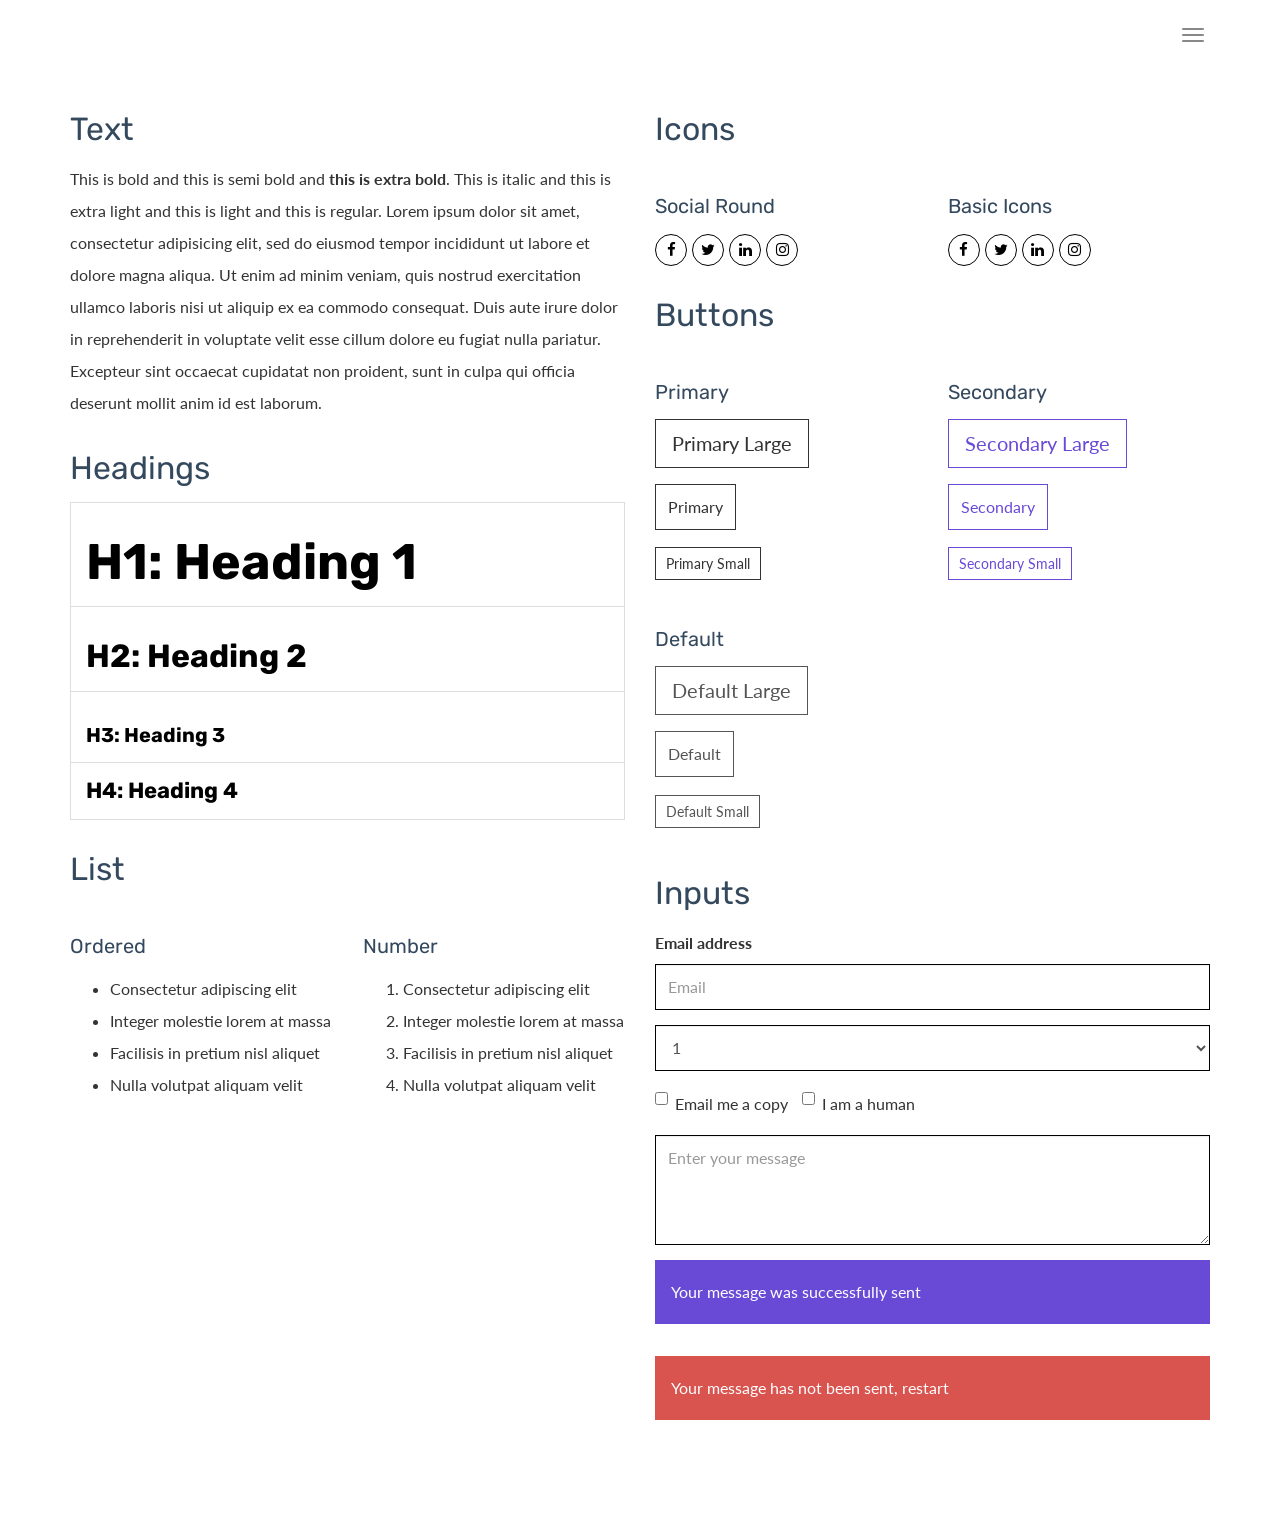
<file: components.html>
<!DOCTYPE html>
<html lang="en">

<head>
  <meta charset="UTF-8">
  <meta content="IE=edge" http-equiv="X-UA-Compatible">
  <meta content="width=device-width,initial-scale=1" name="viewport">
  <meta content="description" name="description">
  <meta name="google" content="notranslate" />
  <meta content="Mashup templates have been developped by Orson.io team" name="author">

  <!-- Disable tap highlight on IE -->
  <meta name="msapplication-tap-highlight" content="no">
  
  <link rel="apple-touch-icon" sizes="180x180" href="./assets/apple-icon-180x180.png">
  <link href="./assets/favicon.ico" rel="icon">
  
  <title>Title page</title>  

<link href="./main.3da94fde.css" rel="stylesheet"></head>

<body>

 <!-- Add your content of header -->

<header>
  <nav class="navbar navbar-fixed-top navbar-default">
    <div class="container">
        <button type="button" class="navbar-toggle">
          <span class="sr-only">Toggle navigation</span>
          <span class="icon-bar"></span>
          <span class="icon-bar"></span>
          <span class="icon-bar"></span>
        </button>
        
      <nav class="navbar-fullscreen" id="navbar-middle">
        <button type="button" class="close" aria-label="Close"><span aria-hidden="true">&times;</span></button>
        <ul class="navbar-fullscreen-links">
          <li><a href="./index.html" title="">Home</a></li>
          <li><a href="./project.html" title="">Project</a></li>
          <li><a href="./about.html" title="">About me</a></li>
          <li><a href="./components.html" title="">Components</a></li>
        </ul>

        <div class="footer-container">
           
          <p><small>© Untitled | Website created with <a href="http://www.mashup-template.com/" title="Create website with free html template">Mashup Template</a>/<a href="https://www.unsplash.com/" title="Beautiful Free Images">Unsplash</a></small></p>
          <p class="footer-share-icons">
              <a href="https://www.twitter.com" class="fa-icon" title="">
                  <i class="fa fa-twitter" aria-hidden="true"></i>
              </a>
              <a href="https://www.linkedin.com" class="fa-icon" title="">
                  <i class="fa fa-instagram" aria-hidden="true"></i>
              </a>
              <a href="https://www.behance.com" class="fa-icon" title="">
                  <i class="fa fa-behance" aria-hidden="true"></i>
              </a>
              <a href="https://www.vimeo.com" class="fa-icon" title="">
                  <i class="fa fa-vimeo" aria-hidden="true"></i>
              </a>
          </p>
                       
        </div>


      </nav> 
    
    </div>
  </nav>
</header>

<div class="section-container">
  <!-- Add your site or app content here -->
  <div class="container">
    <div class="row">
      <div class="col-xs-12 col-md-6">

        <div class="template-example">
          <h2 class="template-title-example">Text</h2>
          <p>This is bold and this is semi bold and <b>this is extra bold</b>. This is italic and this is extra light and this is light
          and this is regular. Lorem ipsum dolor sit amet, consectetur adipisicing elit, sed do eiusmod
          tempor incididunt ut labore et dolore magna aliqua. Ut enim ad minim veniam,
          quis nostrud exercitation ullamco laboris nisi ut aliquip ex ea commodo
          consequat. Duis aute irure dolor in <a href="" title="">reprehenderit</a> in voluptate velit esse
          cillum dolore eu fugiat nulla pariatur. Excepteur sint occaecat cupidatat non
          proident, sunt in culpa qui officia deserunt mollit anim id est laborum.
          </p>
        </div>

        <div class="template-example">
          <h2 class="template-title-example">Headings</h2>
          
          <table class="table table-bordered">
            <tr><td><h1>H1: Heading 1</h1></td></tr>
            <tr><td><h2>H2: Heading 2</h2></td></tr>
            <tr><td><h3>H3: Heading 3</h3></td></tr>
            <tr><td><h4>H4: Heading 4</h4></td></tr>
          </table>
        </div>

        <div class="template-example">
          <h2 class="template-title-example">List</h2>
          <div class="row">
            <div class="col-md-6">
              <h3 class="template-title-example">Ordered</h3>
              <ul>
                <li>Consectetur adipiscing elit</li>
                <li>Integer molestie lorem at massa</li>
                <li>Facilisis in pretium nisl aliquet</li>
                <li>Nulla volutpat aliquam velit</li>
              </ul>
            </div>
            <div class="col-md-6">
              <h3 class="template-title-example">Number</h3>
              <ol>
                <li>Consectetur adipiscing elit</li>
                <li>Integer molestie lorem at massa</li>
                <li>Facilisis in pretium nisl aliquet</li>
                <li>Nulla volutpat aliquam velit</li>
              </ol>
            </div>
          </div>
        </div>

        
      </div>

      <div class="col-xs-12 col-md-6">
        <div class="template-example">
          <h2 class="template-title-example">Icons</h2>
          
          <div class="row">
            <div class="col-md-6">
              <h3 class="template-title-example">Social Round</h2>
              <ul class="list-icons">
                <li>
                  <a href="" class="social-round-icon fa-icon">
                    <i class="fa fa-facebook"></i>
                  </a>
                </li>
                <li>
                  <a href="" class="social-round-icon fa-icon">
                    <i class="fa fa-twitter"></i>
                  </a>
                </li>
                <li>
                  <a href="" class="social-round-icon fa-icon">
                    <i class="fa fa-linkedin"></i>
                  </a>
                </li>
                <li>
                  <a href="" class="social-round-icon fa-icon">
                    <i class="fa fa-instagram"></i>
                  </a>
                </li>
              </ul>
            </div>
            <div class="col-md-6">
               <h3 class="template-title-example">Basic Icons</h2>
                <ul class="list-icons">
                  <li>
                    <span class="fa-icon">
                      <i class="fa fa-facebook"></i>
                    </span>
                  </li>
                  <li>
                    <span class="fa-icon">
                      <i class="fa fa-twitter"></i>
                    </span>
                  </li>
                  <li>
                    <span class="fa-icon">
                      <i class="fa fa-linkedin"></i>
                    </span>
                  </li>
                  <li>
                    <span class="fa-icon">
                      <i class="fa fa-instagram"></i>
                    </span>
                  </li>
                </ul>
            </div>

          </div>


          


        </div>

        <div class="template-example">
          <h2 class="template-title-example">Buttons</h2>
          <div class="row">
            <div class="col-md-6">
              <h3 class="template-title-example">Primary</h2>
              <div class="row">
                  <div class="col-md-6">
                  <p><a href="" class="btn btn-primary btn-lg">Primary Large</a></p>
                  <p><a href="" class="btn btn-primary">Primary </a></p>
                  <p><a href="" class="btn btn-primary btn-sm">Primary Small</a></p>
                </div>
              </div>

              <h3 class="template-title-example">Default</h2>
              <div class="row">
                  <div class="col-md-6">
                  <p><a href="" class="btn btn-default btn-lg">Default Large</a></p>
                  <p><a href="" class="btn btn-default">Default </a></p>
                  <p><a href="" class="btn btn-default btn-sm">Default Small</a></p>
                </div>
              </div>

            </div>

            <div class="col-md-6">
              <h3 class="template-title-example">Secondary</h2>
              <div class="row">
                  <div class="col-md-6">
                  <p><a href="" class="btn btn-info btn-lg">Secondary Large</a></p>
                  <p><a href="" class="btn btn-info">Secondary </a></p>
                  <p><a href="" class="btn btn-info btn-sm">Secondary Small</a></p>
                </div>
              </div>
            </div>
          </div>
        </div>
        
        <div class="template-example">
          <h2 class="template-title-example">Inputs</h2>

            <div class="form-group">
              <label for="exampleInputEmail1">Email address</label>
              <input type="email" class="form-control" id="exampleInputEmail1" placeholder="Email">
            </div>

            <div class="form-group">
              <select class="form-control">
                <option>1</option>
                <option>2</option>
                <option>3</option>
                <option>4</option>
                <option>5</option>
              </select>
            </div>

            <div class="form-group">
              <label class="checkbox-inline">
                <input 
                type="checkbox" id="inlineCheckbox1" value="option1"> Email me a copy
              </label>
              <label class="checkbox-inline">
                <input type="checkbox" id="inlineCheckbox2" value="option2"> I am a human
              </label>
            </div>

            <div class="form-group">
              <textarea class="form-control" rows="3" placeholder="Enter your message"></textarea>
            </div>
            
            <div class="alert alert-success" role="alert">Your message was successfully sent</div>
            <div class="alert alert-danger" role="alert">Your message has not been sent, restart</div>
        </div>




      </div>
    </div>
  </div>

</div>




<script>
    document.addEventListener("DOMContentLoaded", function (event) {
      navbarToggleSidebar();
      closeMenuBeforeGoingToPage();
      navActivePage();
    });
</script>
 <script type="text/javascript" src="./main.4c6e144e.js"></script></body>

</html>
</file>
<file: main.3da94fde.css>
@import url(https://fonts.googleapis.com/css?family=Lato:300,700|Rubik:400,700);
@import url(https://maxcdn.bootstrapcdn.com/font-awesome/4.7.0/css/font-awesome.min.css); /*!
 * Bootstrap v3.3.7 (http://getbootstrap.com)
 * Copyright 2011-2016 Twitter, Inc.
 * Licensed under MIT (https://github.com/twbs/bootstrap/blob/master/LICENSE)
 */
/*! normalize.css v3.0.3 | MIT License | github.com/necolas/normalize.css */
html {
  font-family: sans-serif;
  -ms-text-size-adjust: 100%;
  -webkit-text-size-adjust: 100%;
}
body {
  margin: 0;
}
article,
aside,
details,
figcaption,
figure,
footer,
header,
hgroup,
main,
menu,
nav,
section,
summary {
  display: block;
}
audio,
canvas,
progress,
video {
  display: inline-block;
  vertical-align: baseline;
}
audio:not([controls]) {
  display: none;
  height: 0;
}
[hidden],
template {
  display: none;
}
a {
  background-color: transparent;
}
a:active,
a:hover {
  outline: 0;
}
abbr[title] {
  border-bottom: 1px dotted;
}
b,
strong {
  font-weight: 700;
}
dfn {
  font-style: italic;
}
h1 {
  font-size: 2em;
  margin: 0.67em 0;
}
mark {
  background: #ff0;
  color: #000;
}
small {
  font-size: 80%;
}
sub,
sup {
  font-size: 75%;
  line-height: 0;
  position: relative;
  vertical-align: baseline;
}
sup {
  top: -0.5em;
}
sub {
  bottom: -0.25em;
}
img {
  border: 0;
}
svg:not(:root) {
  overflow: hidden;
}
figure {
  margin: 1em 40px;
}
hr {
  box-sizing: content-box;
  height: 0;
}
pre {
  overflow: auto;
}
code,
kbd,
pre,
samp {
  font-family: monospace, monospace;
  font-size: 1em;
}
button,
input,
optgroup,
select,
textarea {
  color: inherit;
  font: inherit;
  margin: 0;
}
button {
  overflow: visible;
}
button,
select {
  text-transform: none;
}
button,
html input[type="button"],
input[type="reset"],
input[type="submit"] {
  -webkit-appearance: button;
  cursor: pointer;
}
button[disabled],
html input[disabled] {
  cursor: default;
}
button::-moz-focus-inner,
input::-moz-focus-inner {
  border: 0;
  padding: 0;
}
input {
  line-height: normal;
}
input[type="checkbox"],
input[type="radio"] {
  box-sizing: border-box;
  padding: 0;
}
input[type="number"]::-webkit-inner-spin-button,
input[type="number"]::-webkit-outer-spin-button {
  height: auto;
}
input[type="search"] {
  -webkit-appearance: textfield;
  box-sizing: content-box;
}
input[type="search"]::-webkit-search-cancel-button,
input[type="search"]::-webkit-search-decoration {
  -webkit-appearance: none;
}
fieldset {
  border: 1px solid silver;
  margin: 0 2px;
  padding: 0.35em 0.625em 0.75em;
}
textarea {
  overflow: auto;
}
optgroup {
  font-weight: 700;
}
table {
  border-collapse: collapse;
  border-spacing: 0;
}
td,
th {
  padding: 0;
}

/*! Source: https://github.com/h5bp/html5-boilerplate/blob/master/src/css/main.css */
@media print {
  *,
  :after,
  :before {
    background: transparent !important;
    color: #000 !important;
    box-shadow: none !important;
    text-shadow: none !important;
  }
  a,
  a:visited {
    text-decoration: underline;
  }
  a[href]:after {
    content: " (" attr(href) ")";
  }
  abbr[title]:after {
    content: " (" attr(title) ")";
  }
  a[href^="#"]:after,
  a[href^="javascript:"]:after {
    content: "";
  }
  blockquote,
  pre {
    border: 1px solid #999;
    page-break-inside: avoid;
  }
  thead {
    display: table-header-group;
  }
  img,
  tr {
    page-break-inside: avoid;
  }
  img {
    max-width: 100% !important;
  }
  h2,
  h3,
  p {
    orphans: 3;
    widows: 3;
  }
  h2,
  h3 {
    page-break-after: avoid;
  }
  .navbar {
    display: none;
  }
  .btn > .caret,
  .dropup > .btn > .caret {
    border-top-color: #000 !important;
  }
  .label {
    border: 1px solid #000;
  }
  .table {
    border-collapse: collapse !important;
  }
  .table td,
  .table th {
    background-color: #fff !important;
  }
  .table-bordered td,
  .table-bordered th {
    border: 1px solid #ddd !important;
  }
}
*,
:after,
:before {
  -webkit-box-sizing: border-box;
  -moz-box-sizing: border-box;
  box-sizing: border-box;
}
html {
  font-size: 10px;
  -webkit-tap-highlight-color: transparent;
}
body {
  font-family: Lato, Helvetica, Arial, sans-serif;
  font-size: 16px;
  line-height: 2;
  color: #333;
  background-color: #fff;
}
button,
input,
select,
textarea {
  font-family: inherit;
  font-size: inherit;
  line-height: inherit;
}
a {
  color: #333;
  text-decoration: none;
}
a:focus,
a:hover {
  color: #0d0d0d;
  text-decoration: underline;
}
a:focus {
  outline: 5px auto -webkit-focus-ring-color;
  outline-offset: -2px;
}
figure {
  margin: 0;
}
img {
  vertical-align: middle;
}
.img-responsive {
  display: block;
  max-width: 100%;
  height: auto;
}
.img-rounded {
  border-radius: 0;
}
.img-thumbnail {
  padding: 4px;
  line-height: 2;
  background-color: #fff;
  border: 1px solid #ddd;
  border-radius: 0;
  -webkit-transition: all 0.2s ease-in-out;
  -o-transition: all 0.2s ease-in-out;
  transition: all 0.2s ease-in-out;
  display: inline-block;
  max-width: 100%;
  height: auto;
}
.img-circle {
  border-radius: 50%;
}
hr {
  margin-top: 32px;
  margin-bottom: 32px;
  border: 0;
  border-top: 1px solid #eee;
}
.sr-only {
  position: absolute;
  width: 1px;
  height: 1px;
  margin: -1px;
  padding: 0;
  overflow: hidden;
  clip: rect(0, 0, 0, 0);
  border: 0;
}
.sr-only-focusable:active,
.sr-only-focusable:focus {
  position: static;
  width: auto;
  height: auto;
  margin: 0;
  overflow: visible;
  clip: auto;
}
[role="button"] {
  cursor: pointer;
}
.h1,
.h2,
.h3,
.h4,
.h5,
.h6,
h1,
h2,
h3,
h4,
h5,
h6 {
  font-family: Rubik, Helvetica, Arial, sans-serif;
  font-weight: 700;
  line-height: 1.1;
  color: #000;
}
.h1 .small,
.h1 small,
.h2 .small,
.h2 small,
.h3 .small,
.h3 small,
.h4 .small,
.h4 small,
.h5 .small,
.h5 small,
.h6 .small,
.h6 small,
h1 .small,
h1 small,
h2 .small,
h2 small,
h3 .small,
h3 small,
h4 .small,
h4 small,
h5 .small,
h5 small,
h6 .small,
h6 small {
  font-weight: 400;
  line-height: 1;
  color: #777;
}
.h1,
.h2,
.h3,
h1,
h2,
h3 {
  margin-top: 32px;
  margin-bottom: 16px;
}
.h1 .small,
.h1 small,
.h2 .small,
.h2 small,
.h3 .small,
.h3 small,
h1 .small,
h1 small,
h2 .small,
h2 small,
h3 .small,
h3 small {
  font-size: 65%;
}
.h4,
.h5,
.h6,
h4,
h5,
h6 {
  margin-top: 16px;
  margin-bottom: 16px;
}
.h4 .small,
.h4 small,
.h5 .small,
.h5 small,
.h6 .small,
.h6 small,
h4 .small,
h4 small,
h5 .small,
h5 small,
h6 .small,
h6 small {
  font-size: 75%;
}
.h1,
h1 {
  font-size: 50px;
}
.h2,
h2 {
  font-size: 37px;
}
.h3,
h3 {
  font-size: 29px;
}
.h4,
h4 {
  font-size: 22px;
}
.h5,
h5 {
  font-size: 16px;
}
.h6,
h6 {
  font-size: 14px;
}
p {
  margin: 0 0 16px;
}
.lead {
  margin-bottom: 32px;
  font-size: 18px;
  font-weight: 300;
  line-height: 1.4;
}
@media (min-width: 768px) {
  .lead {
    font-size: 24px;
  }
}
.small,
small {
  font-size: 87%;
}
.mark,
mark {
  background-color: #fcf8e3;
  padding: 0.2em;
}
.text-left {
  text-align: left;
}
.text-right {
  text-align: right;
}
.text-center {
  text-align: center;
}
.text-justify {
  text-align: justify;
}
.text-nowrap {
  white-space: nowrap;
}
.text-lowercase {
  text-transform: lowercase;
}
.initialism,
.text-uppercase {
  text-transform: uppercase;
}
.text-capitalize {
  text-transform: capitalize;
}
.text-muted {
  color: #777;
}
.text-primary {
  color: #333;
}
a.text-primary:focus,
a.text-primary:hover {
  color: #1a1a1a;
}
.text-success {
  color: #fff;
}
a.text-success:focus,
a.text-success:hover {
  color: #e6e6e6;
}
.text-info {
  color: #31708f;
}
a.text-info:focus,
a.text-info:hover {
  color: #245269;
}
.text-warning {
  color: #8a6d3b;
}
a.text-warning:focus,
a.text-warning:hover {
  color: #66512c;
}
.text-danger {
  color: #fff;
}
a.text-danger:focus,
a.text-danger:hover {
  color: #e6e6e6;
}
.bg-primary {
  color: #fff;
  background-color: #333;
}
a.bg-primary:focus,
a.bg-primary:hover {
  background-color: #1a1a1a;
}
.bg-success {
  background-color: #684ad7;
}
a.bg-success:focus,
a.bg-success:hover {
  background-color: #4b2bc3;
}
.bg-info {
  background-color: #d9edf7;
}
a.bg-info:focus,
a.bg-info:hover {
  background-color: #afd9ee;
}
.bg-warning {
  background-color: #fcf8e3;
}
a.bg-warning:focus,
a.bg-warning:hover {
  background-color: #f7ecb5;
}
.bg-danger {
  background-color: #d9534f;
}
a.bg-danger:focus,
a.bg-danger:hover {
  background-color: #c9302c;
}
.page-header {
  padding-bottom: 15px;
  margin: 64px 0 32px;
  border-bottom: 1px solid #eee;
}
ol,
ul {
  margin-top: 0;
  margin-bottom: 16px;
}
ol ol,
ol ul,
ul ol,
ul ul {
  margin-bottom: 0;
}
.list-inline,
.list-unstyled {
  padding-left: 0;
  list-style: none;
}
.list-inline {
  margin-left: -5px;
}
.list-inline > li {
  display: inline-block;
  padding-left: 5px;
  padding-right: 5px;
}
dl {
  margin-top: 0;
  margin-bottom: 32px;
}
dd,
dt {
  line-height: 2;
}
dt {
  font-weight: 700;
}
dd {
  margin-left: 0;
}
.dl-horizontal dd:after,
.dl-horizontal dd:before {
  content: " ";
  display: table;
}
.dl-horizontal dd:after {
  clear: both;
}
@media (min-width: 768px) {
  .dl-horizontal dt {
    float: left;
    width: 160px;
    clear: left;
    text-align: right;
    overflow: hidden;
    text-overflow: ellipsis;
    white-space: nowrap;
  }
  .dl-horizontal dd {
    margin-left: 180px;
  }
}
abbr[data-original-title],
abbr[title] {
  cursor: help;
  border-bottom: 1px dotted #777;
}
.initialism {
  font-size: 90%;
}
blockquote {
  padding: 16px 32px;
  margin: 0 0 32px;
  font-size: 20px;
  border-left: 5px solid #eee;
}
blockquote ol:last-child,
blockquote p:last-child,
blockquote ul:last-child {
  margin-bottom: 0;
}
blockquote .small,
blockquote footer,
blockquote small {
  display: block;
  font-size: 80%;
  line-height: 2;
  color: #777;
}
blockquote .small:before,
blockquote footer:before,
blockquote small:before {
  content: "\2014   \A0";
}
.blockquote-reverse,
blockquote.pull-right {
  padding-right: 15px;
  padding-left: 0;
  border-right: 5px solid #eee;
  border-left: 0;
  text-align: right;
}
.blockquote-reverse .small:before,
.blockquote-reverse footer:before,
.blockquote-reverse small:before,
blockquote.pull-right .small:before,
blockquote.pull-right footer:before,
blockquote.pull-right small:before {
  content: "";
}
.blockquote-reverse .small:after,
.blockquote-reverse footer:after,
.blockquote-reverse small:after,
blockquote.pull-right .small:after,
blockquote.pull-right footer:after,
blockquote.pull-right small:after {
  content: "\A0   \2014";
}
address {
  margin-bottom: 32px;
  font-style: normal;
  line-height: 2;
}
code,
kbd,
pre,
samp {
  font-family: Menlo, Monaco, Consolas, Courier New, monospace;
}
code {
  color: #c7254e;
  background-color: #f9f2f4;
}
code,
kbd {
  padding: 2px 4px;
  font-size: 90%;
  border-radius: 0;
}
kbd {
  color: #fff;
  background-color: #333;
  box-shadow: inset 0 -1px 0 rgba(0, 0, 0, 0.25);
}
kbd kbd {
  padding: 0;
  font-size: 100%;
  font-weight: 700;
  box-shadow: none;
}
pre {
  display: block;
  padding: 15.5px;
  margin: 0 0 16px;
  font-size: 15px;
  line-height: 2;
  word-break: break-all;
  word-wrap: break-word;
  color: #333;
  background-color: #f5f5f5;
  border: 1px solid #ccc;
  border-radius: 0;
}
pre code {
  padding: 0;
  font-size: inherit;
  color: inherit;
  white-space: pre-wrap;
  background-color: transparent;
  border-radius: 0;
}
.pre-scrollable {
  max-height: 340px;
  overflow-y: scroll;
}
.container {
  margin-right: auto;
  margin-left: auto;
  padding-left: 15px;
  padding-right: 15px;
}
.container:after,
.container:before {
  content: " ";
  display: table;
}
.container:after {
  clear: both;
}
@media (min-width: 768px) {
  .container {
    width: 750px;
  }
}
@media (min-width: 992px) {
  .container {
    width: 970px;
  }
}
@media (min-width: 1200px) {
  .container {
    width: 1170px;
  }
}
.container-fluid {
  margin-right: auto;
  margin-left: auto;
  padding-left: 15px;
  padding-right: 15px;
}
.container-fluid:after,
.container-fluid:before {
  content: " ";
  display: table;
}
.container-fluid:after {
  clear: both;
}
.row {
  margin-left: -15px;
  margin-right: -15px;
}
.row:after,
.row:before {
  content: " ";
  display: table;
}
.row:after {
  clear: both;
}
.col-lg-1,
.col-lg-2,
.col-lg-3,
.col-lg-4,
.col-lg-5,
.col-lg-6,
.col-lg-7,
.col-lg-8,
.col-lg-9,
.col-lg-10,
.col-lg-11,
.col-lg-12,
.col-md-1,
.col-md-2,
.col-md-3,
.col-md-4,
.col-md-5,
.col-md-6,
.col-md-7,
.col-md-8,
.col-md-9,
.col-md-10,
.col-md-11,
.col-md-12,
.col-sm-1,
.col-sm-2,
.col-sm-3,
.col-sm-4,
.col-sm-5,
.col-sm-6,
.col-sm-7,
.col-sm-8,
.col-sm-9,
.col-sm-10,
.col-sm-11,
.col-sm-12,
.col-xs-1,
.col-xs-2,
.col-xs-3,
.col-xs-4,
.col-xs-5,
.col-xs-6,
.col-xs-7,
.col-xs-8,
.col-xs-9,
.col-xs-10,
.col-xs-11,
.col-xs-12 {
  position: relative;
  min-height: 1px;
  padding-left: 15px;
  padding-right: 15px;
}
.col-xs-1,
.col-xs-2,
.col-xs-3,
.col-xs-4,
.col-xs-5,
.col-xs-6,
.col-xs-7,
.col-xs-8,
.col-xs-9,
.col-xs-10,
.col-xs-11,
.col-xs-12 {
  float: left;
}
.col-xs-1 {
  width: 8.33333%;
}
.col-xs-2 {
  width: 16.66667%;
}
.col-xs-3 {
  width: 25%;
}
.col-xs-4 {
  width: 33.33333%;
}
.col-xs-5 {
  width: 41.66667%;
}
.col-xs-6 {
  width: 50%;
}
.col-xs-7 {
  width: 58.33333%;
}
.col-xs-8 {
  width: 66.66667%;
}
.col-xs-9 {
  width: 75%;
}
.col-xs-10 {
  width: 83.33333%;
}
.col-xs-11 {
  width: 91.66667%;
}
.col-xs-12 {
  width: 100%;
}
.col-xs-pull-0 {
  right: auto;
}
.col-xs-pull-1 {
  right: 8.33333%;
}
.col-xs-pull-2 {
  right: 16.66667%;
}
.col-xs-pull-3 {
  right: 25%;
}
.col-xs-pull-4 {
  right: 33.33333%;
}
.col-xs-pull-5 {
  right: 41.66667%;
}
.col-xs-pull-6 {
  right: 50%;
}
.col-xs-pull-7 {
  right: 58.33333%;
}
.col-xs-pull-8 {
  right: 66.66667%;
}
.col-xs-pull-9 {
  right: 75%;
}
.col-xs-pull-10 {
  right: 83.33333%;
}
.col-xs-pull-11 {
  right: 91.66667%;
}
.col-xs-pull-12 {
  right: 100%;
}
.col-xs-push-0 {
  left: auto;
}
.col-xs-push-1 {
  left: 8.33333%;
}
.col-xs-push-2 {
  left: 16.66667%;
}
.col-xs-push-3 {
  left: 25%;
}
.col-xs-push-4 {
  left: 33.33333%;
}
.col-xs-push-5 {
  left: 41.66667%;
}
.col-xs-push-6 {
  left: 50%;
}
.col-xs-push-7 {
  left: 58.33333%;
}
.col-xs-push-8 {
  left: 66.66667%;
}
.col-xs-push-9 {
  left: 75%;
}
.col-xs-push-10 {
  left: 83.33333%;
}
.col-xs-push-11 {
  left: 91.66667%;
}
.col-xs-push-12 {
  left: 100%;
}
.col-xs-offset-0 {
  margin-left: 0;
}
.col-xs-offset-1 {
  margin-left: 8.33333%;
}
.col-xs-offset-2 {
  margin-left: 16.66667%;
}
.col-xs-offset-3 {
  margin-left: 25%;
}
.col-xs-offset-4 {
  margin-left: 33.33333%;
}
.col-xs-offset-5 {
  margin-left: 41.66667%;
}
.col-xs-offset-6 {
  margin-left: 50%;
}
.col-xs-offset-7 {
  margin-left: 58.33333%;
}
.col-xs-offset-8 {
  margin-left: 66.66667%;
}
.col-xs-offset-9 {
  margin-left: 75%;
}
.col-xs-offset-10 {
  margin-left: 83.33333%;
}
.col-xs-offset-11 {
  margin-left: 91.66667%;
}
.col-xs-offset-12 {
  margin-left: 100%;
}
@media (min-width: 768px) {
  .col-sm-1,
  .col-sm-2,
  .col-sm-3,
  .col-sm-4,
  .col-sm-5,
  .col-sm-6,
  .col-sm-7,
  .col-sm-8,
  .col-sm-9,
  .col-sm-10,
  .col-sm-11,
  .col-sm-12 {
    float: left;
  }
  .col-sm-1 {
    width: 8.33333%;
  }
  .col-sm-2 {
    width: 16.66667%;
  }
  .col-sm-3 {
    width: 25%;
  }
  .col-sm-4 {
    width: 33.33333%;
  }
  .col-sm-5 {
    width: 41.66667%;
  }
  .col-sm-6 {
    width: 50%;
  }
  .col-sm-7 {
    width: 58.33333%;
  }
  .col-sm-8 {
    width: 66.66667%;
  }
  .col-sm-9 {
    width: 75%;
  }
  .col-sm-10 {
    width: 83.33333%;
  }
  .col-sm-11 {
    width: 91.66667%;
  }
  .col-sm-12 {
    width: 100%;
  }
  .col-sm-pull-0 {
    right: auto;
  }
  .col-sm-pull-1 {
    right: 8.33333%;
  }
  .col-sm-pull-2 {
    right: 16.66667%;
  }
  .col-sm-pull-3 {
    right: 25%;
  }
  .col-sm-pull-4 {
    right: 33.33333%;
  }
  .col-sm-pull-5 {
    right: 41.66667%;
  }
  .col-sm-pull-6 {
    right: 50%;
  }
  .col-sm-pull-7 {
    right: 58.33333%;
  }
  .col-sm-pull-8 {
    right: 66.66667%;
  }
  .col-sm-pull-9 {
    right: 75%;
  }
  .col-sm-pull-10 {
    right: 83.33333%;
  }
  .col-sm-pull-11 {
    right: 91.66667%;
  }
  .col-sm-pull-12 {
    right: 100%;
  }
  .col-sm-push-0 {
    left: auto;
  }
  .col-sm-push-1 {
    left: 8.33333%;
  }
  .col-sm-push-2 {
    left: 16.66667%;
  }
  .col-sm-push-3 {
    left: 25%;
  }
  .col-sm-push-4 {
    left: 33.33333%;
  }
  .col-sm-push-5 {
    left: 41.66667%;
  }
  .col-sm-push-6 {
    left: 50%;
  }
  .col-sm-push-7 {
    left: 58.33333%;
  }
  .col-sm-push-8 {
    left: 66.66667%;
  }
  .col-sm-push-9 {
    left: 75%;
  }
  .col-sm-push-10 {
    left: 83.33333%;
  }
  .col-sm-push-11 {
    left: 91.66667%;
  }
  .col-sm-push-12 {
    left: 100%;
  }
  .col-sm-offset-0 {
    margin-left: 0;
  }
  .col-sm-offset-1 {
    margin-left: 8.33333%;
  }
  .col-sm-offset-2 {
    margin-left: 16.66667%;
  }
  .col-sm-offset-3 {
    margin-left: 25%;
  }
  .col-sm-offset-4 {
    margin-left: 33.33333%;
  }
  .col-sm-offset-5 {
    margin-left: 41.66667%;
  }
  .col-sm-offset-6 {
    margin-left: 50%;
  }
  .col-sm-offset-7 {
    margin-left: 58.33333%;
  }
  .col-sm-offset-8 {
    margin-left: 66.66667%;
  }
  .col-sm-offset-9 {
    margin-left: 75%;
  }
  .col-sm-offset-10 {
    margin-left: 83.33333%;
  }
  .col-sm-offset-11 {
    margin-left: 91.66667%;
  }
  .col-sm-offset-12 {
    margin-left: 100%;
  }
}
@media (min-width: 992px) {
  .col-md-1,
  .col-md-2,
  .col-md-3,
  .col-md-4,
  .col-md-5,
  .col-md-6,
  .col-md-7,
  .col-md-8,
  .col-md-9,
  .col-md-10,
  .col-md-11,
  .col-md-12 {
    float: left;
  }
  .col-md-1 {
    width: 8.33333%;
  }
  .col-md-2 {
    width: 16.66667%;
  }
  .col-md-3 {
    width: 25%;
  }
  .col-md-4 {
    width: 33.33333%;
  }
  .col-md-5 {
    width: 41.66667%;
  }
  .col-md-6 {
    width: 50%;
  }
  .col-md-7 {
    width: 58.33333%;
  }
  .col-md-8 {
    width: 66.66667%;
  }
  .col-md-9 {
    width: 75%;
  }
  .col-md-10 {
    width: 83.33333%;
  }
  .col-md-11 {
    width: 91.66667%;
  }
  .col-md-12 {
    width: 100%;
  }
  .col-md-pull-0 {
    right: auto;
  }
  .col-md-pull-1 {
    right: 8.33333%;
  }
  .col-md-pull-2 {
    right: 16.66667%;
  }
  .col-md-pull-3 {
    right: 25%;
  }
  .col-md-pull-4 {
    right: 33.33333%;
  }
  .col-md-pull-5 {
    right: 41.66667%;
  }
  .col-md-pull-6 {
    right: 50%;
  }
  .col-md-pull-7 {
    right: 58.33333%;
  }
  .col-md-pull-8 {
    right: 66.66667%;
  }
  .col-md-pull-9 {
    right: 75%;
  }
  .col-md-pull-10 {
    right: 83.33333%;
  }
  .col-md-pull-11 {
    right: 91.66667%;
  }
  .col-md-pull-12 {
    right: 100%;
  }
  .col-md-push-0 {
    left: auto;
  }
  .col-md-push-1 {
    left: 8.33333%;
  }
  .col-md-push-2 {
    left: 16.66667%;
  }
  .col-md-push-3 {
    left: 25%;
  }
  .col-md-push-4 {
    left: 33.33333%;
  }
  .col-md-push-5 {
    left: 41.66667%;
  }
  .col-md-push-6 {
    left: 50%;
  }
  .col-md-push-7 {
    left: 58.33333%;
  }
  .col-md-push-8 {
    left: 66.66667%;
  }
  .col-md-push-9 {
    left: 75%;
  }
  .col-md-push-10 {
    left: 83.33333%;
  }
  .col-md-push-11 {
    left: 91.66667%;
  }
  .col-md-push-12 {
    left: 100%;
  }
  .col-md-offset-0 {
    margin-left: 0;
  }
  .col-md-offset-1 {
    margin-left: 8.33333%;
  }
  .col-md-offset-2 {
    margin-left: 16.66667%;
  }
  .col-md-offset-3 {
    margin-left: 25%;
  }
  .col-md-offset-4 {
    margin-left: 33.33333%;
  }
  .col-md-offset-5 {
    margin-left: 41.66667%;
  }
  .col-md-offset-6 {
    margin-left: 50%;
  }
  .col-md-offset-7 {
    margin-left: 58.33333%;
  }
  .col-md-offset-8 {
    margin-left: 66.66667%;
  }
  .col-md-offset-9 {
    margin-left: 75%;
  }
  .col-md-offset-10 {
    margin-left: 83.33333%;
  }
  .col-md-offset-11 {
    margin-left: 91.66667%;
  }
  .col-md-offset-12 {
    margin-left: 100%;
  }
}
@media (min-width: 1200px) {
  .col-lg-1,
  .col-lg-2,
  .col-lg-3,
  .col-lg-4,
  .col-lg-5,
  .col-lg-6,
  .col-lg-7,
  .col-lg-8,
  .col-lg-9,
  .col-lg-10,
  .col-lg-11,
  .col-lg-12 {
    float: left;
  }
  .col-lg-1 {
    width: 8.33333%;
  }
  .col-lg-2 {
    width: 16.66667%;
  }
  .col-lg-3 {
    width: 25%;
  }
  .col-lg-4 {
    width: 33.33333%;
  }
  .col-lg-5 {
    width: 41.66667%;
  }
  .col-lg-6 {
    width: 50%;
  }
  .col-lg-7 {
    width: 58.33333%;
  }
  .col-lg-8 {
    width: 66.66667%;
  }
  .col-lg-9 {
    width: 75%;
  }
  .col-lg-10 {
    width: 83.33333%;
  }
  .col-lg-11 {
    width: 91.66667%;
  }
  .col-lg-12 {
    width: 100%;
  }
  .col-lg-pull-0 {
    right: auto;
  }
  .col-lg-pull-1 {
    right: 8.33333%;
  }
  .col-lg-pull-2 {
    right: 16.66667%;
  }
  .col-lg-pull-3 {
    right: 25%;
  }
  .col-lg-pull-4 {
    right: 33.33333%;
  }
  .col-lg-pull-5 {
    right: 41.66667%;
  }
  .col-lg-pull-6 {
    right: 50%;
  }
  .col-lg-pull-7 {
    right: 58.33333%;
  }
  .col-lg-pull-8 {
    right: 66.66667%;
  }
  .col-lg-pull-9 {
    right: 75%;
  }
  .col-lg-pull-10 {
    right: 83.33333%;
  }
  .col-lg-pull-11 {
    right: 91.66667%;
  }
  .col-lg-pull-12 {
    right: 100%;
  }
  .col-lg-push-0 {
    left: auto;
  }
  .col-lg-push-1 {
    left: 8.33333%;
  }
  .col-lg-push-2 {
    left: 16.66667%;
  }
  .col-lg-push-3 {
    left: 25%;
  }
  .col-lg-push-4 {
    left: 33.33333%;
  }
  .col-lg-push-5 {
    left: 41.66667%;
  }
  .col-lg-push-6 {
    left: 50%;
  }
  .col-lg-push-7 {
    left: 58.33333%;
  }
  .col-lg-push-8 {
    left: 66.66667%;
  }
  .col-lg-push-9 {
    left: 75%;
  }
  .col-lg-push-10 {
    left: 83.33333%;
  }
  .col-lg-push-11 {
    left: 91.66667%;
  }
  .col-lg-push-12 {
    left: 100%;
  }
  .col-lg-offset-0 {
    margin-left: 0;
  }
  .col-lg-offset-1 {
    margin-left: 8.33333%;
  }
  .col-lg-offset-2 {
    margin-left: 16.66667%;
  }
  .col-lg-offset-3 {
    margin-left: 25%;
  }
  .col-lg-offset-4 {
    margin-left: 33.33333%;
  }
  .col-lg-offset-5 {
    margin-left: 41.66667%;
  }
  .col-lg-offset-6 {
    margin-left: 50%;
  }
  .col-lg-offset-7 {
    margin-left: 58.33333%;
  }
  .col-lg-offset-8 {
    margin-left: 66.66667%;
  }
  .col-lg-offset-9 {
    margin-left: 75%;
  }
  .col-lg-offset-10 {
    margin-left: 83.33333%;
  }
  .col-lg-offset-11 {
    margin-left: 91.66667%;
  }
  .col-lg-offset-12 {
    margin-left: 100%;
  }
}
table {
  background-color: transparent;
}
caption {
  padding-top: 8px;
  padding-bottom: 8px;
  color: #777;
}
caption,
th {
  text-align: left;
}
.table {
  width: 100%;
  max-width: 100%;
  margin-bottom: 32px;
}
.table > tbody > tr > td,
.table > tbody > tr > th,
.table > tfoot > tr > td,
.table > tfoot > tr > th,
.table > thead > tr > td,
.table > thead > tr > th {
  padding: 8px;
  line-height: 2;
  vertical-align: top;
  border-top: 1px solid #ddd;
}
.table > thead > tr > th {
  vertical-align: bottom;
  border-bottom: 2px solid #ddd;
}
.table > caption + thead > tr:first-child > td,
.table > caption + thead > tr:first-child > th,
.table > colgroup + thead > tr:first-child > td,
.table > colgroup + thead > tr:first-child > th,
.table > thead:first-child > tr:first-child > td,
.table > thead:first-child > tr:first-child > th {
  border-top: 0;
}
.table > tbody + tbody {
  border-top: 2px solid #ddd;
}
.table .table {
  background-color: #fff;
}
.table-condensed > tbody > tr > td,
.table-condensed > tbody > tr > th,
.table-condensed > tfoot > tr > td,
.table-condensed > tfoot > tr > th,
.table-condensed > thead > tr > td,
.table-condensed > thead > tr > th {
  padding: 5px;
}
.table-bordered,
.table-bordered > tbody > tr > td,
.table-bordered > tbody > tr > th,
.table-bordered > tfoot > tr > td,
.table-bordered > tfoot > tr > th,
.table-bordered > thead > tr > td,
.table-bordered > thead > tr > th {
  border: 1px solid #ddd;
}
.table-bordered > thead > tr > td,
.table-bordered > thead > tr > th {
  border-bottom-width: 2px;
}
.table-striped > tbody > tr:nth-of-type(odd) {
  background-color: #f9f9f9;
}
.table-hover > tbody > tr:hover {
  background-color: #f5f5f5;
}
table col[class*="col-"] {
  position: static;
  float: none;
  display: table-column;
}
table td[class*="col-"],
table th[class*="col-"] {
  position: static;
  float: none;
  display: table-cell;
}
.table > tbody > tr.active > td,
.table > tbody > tr.active > th,
.table > tbody > tr > td.active,
.table > tbody > tr > th.active,
.table > tfoot > tr.active > td,
.table > tfoot > tr.active > th,
.table > tfoot > tr > td.active,
.table > tfoot > tr > th.active,
.table > thead > tr.active > td,
.table > thead > tr.active > th,
.table > thead > tr > td.active,
.table > thead > tr > th.active {
  background-color: #f5f5f5;
}
.table-hover > tbody > tr.active:hover > td,
.table-hover > tbody > tr.active:hover > th,
.table-hover > tbody > tr:hover > .active,
.table-hover > tbody > tr > td.active:hover,
.table-hover > tbody > tr > th.active:hover {
  background-color: #e8e8e8;
}
.table > tbody > tr.success > td,
.table > tbody > tr.success > th,
.table > tbody > tr > td.success,
.table > tbody > tr > th.success,
.table > tfoot > tr.success > td,
.table > tfoot > tr.success > th,
.table > tfoot > tr > td.success,
.table > tfoot > tr > th.success,
.table > thead > tr.success > td,
.table > thead > tr.success > th,
.table > thead > tr > td.success,
.table > thead > tr > th.success {
  background-color: #684ad7;
}
.table-hover > tbody > tr.success:hover > td,
.table-hover > tbody > tr.success:hover > th,
.table-hover > tbody > tr:hover > .success,
.table-hover > tbody > tr > td.success:hover,
.table-hover > tbody > tr > th.success:hover {
  background-color: #5735d2;
}
.table > tbody > tr.info > td,
.table > tbody > tr.info > th,
.table > tbody > tr > td.info,
.table > tbody > tr > th.info,
.table > tfoot > tr.info > td,
.table > tfoot > tr.info > th,
.table > tfoot > tr > td.info,
.table > tfoot > tr > th.info,
.table > thead > tr.info > td,
.table > thead > tr.info > th,
.table > thead > tr > td.info,
.table > thead > tr > th.info {
  background-color: #d9edf7;
}
.table-hover > tbody > tr.info:hover > td,
.table-hover > tbody > tr.info:hover > th,
.table-hover > tbody > tr:hover > .info,
.table-hover > tbody > tr > td.info:hover,
.table-hover > tbody > tr > th.info:hover {
  background-color: #c4e3f3;
}
.table > tbody > tr.warning > td,
.table > tbody > tr.warning > th,
.table > tbody > tr > td.warning,
.table > tbody > tr > th.warning,
.table > tfoot > tr.warning > td,
.table > tfoot > tr.warning > th,
.table > tfoot > tr > td.warning,
.table > tfoot > tr > th.warning,
.table > thead > tr.warning > td,
.table > thead > tr.warning > th,
.table > thead > tr > td.warning,
.table > thead > tr > th.warning {
  background-color: #fcf8e3;
}
.table-hover > tbody > tr.warning:hover > td,
.table-hover > tbody > tr.warning:hover > th,
.table-hover > tbody > tr:hover > .warning,
.table-hover > tbody > tr > td.warning:hover,
.table-hover > tbody > tr > th.warning:hover {
  background-color: #faf2cc;
}
.table > tbody > tr.danger > td,
.table > tbody > tr.danger > th,
.table > tbody > tr > td.danger,
.table > tbody > tr > th.danger,
.table > tfoot > tr.danger > td,
.table > tfoot > tr.danger > th,
.table > tfoot > tr > td.danger,
.table > tfoot > tr > th.danger,
.table > thead > tr.danger > td,
.table > thead > tr.danger > th,
.table > thead > tr > td.danger,
.table > thead > tr > th.danger {
  background-color: #d9534f;
}
.table-hover > tbody > tr.danger:hover > td,
.table-hover > tbody > tr.danger:hover > th,
.table-hover > tbody > tr:hover > .danger,
.table-hover > tbody > tr > td.danger:hover,
.table-hover > tbody > tr > th.danger:hover {
  background-color: #d43f3a;
}
.table-responsive {
  overflow-x: auto;
  min-height: 0.01%;
}
@media screen and (max-width: 767px) {
  .table-responsive {
    width: 100%;
    margin-bottom: 24px;
    overflow-y: hidden;
    -ms-overflow-style: -ms-autohiding-scrollbar;
    border: 1px solid #ddd;
  }
  .table-responsive > .table {
    margin-bottom: 0;
  }
  .table-responsive > .table > tbody > tr > td,
  .table-responsive > .table > tbody > tr > th,
  .table-responsive > .table > tfoot > tr > td,
  .table-responsive > .table > tfoot > tr > th,
  .table-responsive > .table > thead > tr > td,
  .table-responsive > .table > thead > tr > th {
    white-space: nowrap;
  }
  .table-responsive > .table-bordered {
    border: 0;
  }
  .table-responsive > .table-bordered > tbody > tr > td:first-child,
  .table-responsive > .table-bordered > tbody > tr > th:first-child,
  .table-responsive > .table-bordered > tfoot > tr > td:first-child,
  .table-responsive > .table-bordered > tfoot > tr > th:first-child,
  .table-responsive > .table-bordered > thead > tr > td:first-child,
  .table-responsive > .table-bordered > thead > tr > th:first-child {
    border-left: 0;
  }
  .table-responsive > .table-bordered > tbody > tr > td:last-child,
  .table-responsive > .table-bordered > tbody > tr > th:last-child,
  .table-responsive > .table-bordered > tfoot > tr > td:last-child,
  .table-responsive > .table-bordered > tfoot > tr > th:last-child,
  .table-responsive > .table-bordered > thead > tr > td:last-child,
  .table-responsive > .table-bordered > thead > tr > th:last-child {
    border-right: 0;
  }
  .table-responsive > .table-bordered > tbody > tr:last-child > td,
  .table-responsive > .table-bordered > tbody > tr:last-child > th,
  .table-responsive > .table-bordered > tfoot > tr:last-child > td,
  .table-responsive > .table-bordered > tfoot > tr:last-child > th {
    border-bottom: 0;
  }
}
fieldset {
  margin: 0;
  min-width: 0;
}
fieldset,
legend {
  padding: 0;
  border: 0;
}
legend {
  display: block;
  width: 100%;
  margin-bottom: 32px;
  font-size: 24px;
  line-height: inherit;
  color: #333;
  border-bottom: 1px solid #e5e5e5;
}
label {
  display: inline-block;
  max-width: 100%;
  margin-bottom: 5px;
  font-weight: 700;
}
input[type="search"] {
  -webkit-box-sizing: border-box;
  -moz-box-sizing: border-box;
  box-sizing: border-box;
}
input[type="checkbox"],
input[type="radio"] {
  margin: 4px 0 0;
  margin-top: 1px\9;
  line-height: normal;
}
input[type="file"] {
  display: block;
}
input[type="range"] {
  display: block;
  width: 100%;
}
select[multiple],
select[size] {
  height: auto;
}
input[type="checkbox"]:focus,
input[type="file"]:focus,
input[type="radio"]:focus {
  outline: 5px auto -webkit-focus-ring-color;
  outline-offset: -2px;
}
output {
  padding-top: 7px;
}
.form-control,
output {
  display: block;
  font-size: 16px;
  line-height: 2;
  color: #555;
}
.form-control {
  width: 100%;
  height: 46px;
  padding: 6px 12px;
  background-color: #fff;
  background-image: none;
  border: 1px solid #000;
  border-radius: 0;
  -webkit-box-shadow: inset 0 1px 1px rgba(0, 0, 0, 0.075);
  box-shadow: inset 0 1px 1px rgba(0, 0, 0, 0.075);
  -webkit-transition: border-color 0.15s ease-in-out,
    box-shadow 0.15s ease-in-out;
  -o-transition: border-color ease-in-out 0.15s, box-shadow ease-in-out 0.15s;
  transition: border-color 0.15s ease-in-out, box-shadow 0.15s ease-in-out;
}
.form-control:focus {
  border-color: #66afe9;
  outline: 0;
  -webkit-box-shadow: inset 0 1px 1px rgba(0, 0, 0, 0.075),
    0 0 8px rgba(102, 175, 233, 0.6);
  box-shadow: inset 0 1px 1px rgba(0, 0, 0, 0.075),
    0 0 8px rgba(102, 175, 233, 0.6);
}
.form-control::-moz-placeholder {
  color: #999;
  opacity: 1;
}
.form-control:-ms-input-placeholder {
  color: #999;
}
.form-control::-webkit-input-placeholder {
  color: #999;
}
.form-control::-ms-expand {
  border: 0;
  background-color: transparent;
}
.form-control[disabled],
.form-control[readonly],
fieldset[disabled] .form-control {
  background-color: #eee;
  opacity: 1;
}
.form-control[disabled],
fieldset[disabled] .form-control {
  cursor: not-allowed;
}
textarea.form-control {
  height: auto;
}
input[type="search"] {
  -webkit-appearance: none;
}
@media screen and (-webkit-min-device-pixel-ratio: 0) {
  input[type="date"].form-control,
  input[type="datetime-local"].form-control,
  input[type="month"].form-control,
  input[type="time"].form-control {
    line-height: 46px;
  }
  .input-group-sm > .input-group-btn > input[type="date"].btn,
  .input-group-sm > .input-group-btn > input[type="datetime-local"].btn,
  .input-group-sm > .input-group-btn > input[type="month"].btn,
  .input-group-sm > .input-group-btn > input[type="time"].btn,
  .input-group-sm > input[type="date"].form-control,
  .input-group-sm > input[type="date"].input-group-addon,
  .input-group-sm > input[type="datetime-local"].form-control,
  .input-group-sm > input[type="datetime-local"].input-group-addon,
  .input-group-sm > input[type="month"].form-control,
  .input-group-sm > input[type="month"].input-group-addon,
  .input-group-sm > input[type="time"].form-control,
  .input-group-sm > input[type="time"].input-group-addon,
  .input-group-sm input[type="date"],
  .input-group-sm input[type="datetime-local"],
  .input-group-sm input[type="month"],
  .input-group-sm input[type="time"],
  input[type="date"].input-sm,
  input[type="datetime-local"].input-sm,
  input[type="month"].input-sm,
  input[type="time"].input-sm {
    line-height: 33px;
  }
  .input-group-lg > .input-group-btn > input[type="date"].btn,
  .input-group-lg > .input-group-btn > input[type="datetime-local"].btn,
  .input-group-lg > .input-group-btn > input[type="month"].btn,
  .input-group-lg > .input-group-btn > input[type="time"].btn,
  .input-group-lg > input[type="date"].form-control,
  .input-group-lg > input[type="date"].input-group-addon,
  .input-group-lg > input[type="datetime-local"].form-control,
  .input-group-lg > input[type="datetime-local"].input-group-addon,
  .input-group-lg > input[type="month"].form-control,
  .input-group-lg > input[type="month"].input-group-addon,
  .input-group-lg > input[type="time"].form-control,
  .input-group-lg > input[type="time"].input-group-addon,
  .input-group-lg input[type="date"],
  .input-group-lg input[type="datetime-local"],
  .input-group-lg input[type="month"],
  .input-group-lg input[type="time"],
  input[type="date"].input-lg,
  input[type="datetime-local"].input-lg,
  input[type="month"].input-lg,
  input[type="time"].input-lg {
    line-height: 49px;
  }
}
.form-group {
  margin-bottom: 15px;
}
.checkbox,
.radio {
  position: relative;
  display: block;
  margin-top: 10px;
  margin-bottom: 10px;
}
.checkbox label,
.radio label {
  min-height: 32px;
  padding-left: 20px;
  margin-bottom: 0;
  font-weight: 400;
  cursor: pointer;
}
.checkbox-inline input[type="checkbox"],
.checkbox input[type="checkbox"],
.radio-inline input[type="radio"],
.radio input[type="radio"] {
  position: absolute;
  margin-left: -20px;
  margin-top: 4px\9;
}
.checkbox + .checkbox,
.radio + .radio {
  margin-top: -5px;
}
.checkbox-inline,
.radio-inline {
  position: relative;
  display: inline-block;
  padding-left: 20px;
  margin-bottom: 0;
  vertical-align: middle;
  font-weight: 400;
  cursor: pointer;
}
.checkbox-inline + .checkbox-inline,
.radio-inline + .radio-inline {
  margin-top: 0;
  margin-left: 10px;
}
.checkbox-inline.disabled,
.checkbox.disabled label,
.radio-inline.disabled,
.radio.disabled label,
fieldset[disabled] .checkbox-inline,
fieldset[disabled] .checkbox label,
fieldset[disabled] .radio-inline,
fieldset[disabled] .radio label,
fieldset[disabled] input[type="checkbox"],
fieldset[disabled] input[type="radio"],
input[type="checkbox"].disabled,
input[type="checkbox"][disabled],
input[type="radio"].disabled,
input[type="radio"][disabled] {
  cursor: not-allowed;
}
.form-control-static {
  padding-top: 7px;
  padding-bottom: 7px;
  margin-bottom: 0;
  min-height: 48px;
}
.form-control-static.input-lg,
.form-control-static.input-sm,
.input-group-lg > .form-control-static.form-control,
.input-group-lg > .form-control-static.input-group-addon,
.input-group-lg > .input-group-btn > .form-control-static.btn,
.input-group-sm > .form-control-static.form-control,
.input-group-sm > .form-control-static.input-group-addon,
.input-group-sm > .input-group-btn > .form-control-static.btn {
  padding-left: 0;
  padding-right: 0;
}
.input-group-sm > .form-control,
.input-group-sm > .input-group-addon,
.input-group-sm > .input-group-btn > .btn,
.input-sm {
  height: 33px;
  padding: 5px 10px;
  font-size: 14px;
  line-height: 1.5;
  border-radius: 0;
}
.input-group-sm > .input-group-btn > select.btn,
.input-group-sm > select.form-control,
.input-group-sm > select.input-group-addon,
select.input-sm {
  height: 33px;
  line-height: 33px;
}
.input-group-sm > .input-group-btn > select[multiple].btn,
.input-group-sm > .input-group-btn > textarea.btn,
.input-group-sm > select[multiple].form-control,
.input-group-sm > select[multiple].input-group-addon,
.input-group-sm > textarea.form-control,
.input-group-sm > textarea.input-group-addon,
select[multiple].input-sm,
textarea.input-sm {
  height: auto;
}
.form-group-sm .form-control {
  height: 33px;
  padding: 5px 10px;
  font-size: 14px;
  line-height: 1.5;
  border-radius: 0;
}
.form-group-sm select.form-control {
  height: 33px;
  line-height: 33px;
}
.form-group-sm select[multiple].form-control,
.form-group-sm textarea.form-control {
  height: auto;
}
.form-group-sm .form-control-static {
  height: 33px;
  min-height: 46px;
  padding: 6px 10px;
  font-size: 14px;
  line-height: 1.5;
}
.input-group-lg > .form-control,
.input-group-lg > .input-group-addon,
.input-group-lg > .input-group-btn > .btn,
.input-lg {
  height: 49px;
  padding: 10px 16px;
  font-size: 20px;
  line-height: 1.33333;
  border-radius: 0;
}
.input-group-lg > .input-group-btn > select.btn,
.input-group-lg > select.form-control,
.input-group-lg > select.input-group-addon,
select.input-lg {
  height: 49px;
  line-height: 49px;
}
.input-group-lg > .input-group-btn > select[multiple].btn,
.input-group-lg > .input-group-btn > textarea.btn,
.input-group-lg > select[multiple].form-control,
.input-group-lg > select[multiple].input-group-addon,
.input-group-lg > textarea.form-control,
.input-group-lg > textarea.input-group-addon,
select[multiple].input-lg,
textarea.input-lg {
  height: auto;
}
.form-group-lg .form-control {
  height: 49px;
  padding: 10px 16px;
  font-size: 20px;
  line-height: 1.33333;
  border-radius: 0;
}
.form-group-lg select.form-control {
  height: 49px;
  line-height: 49px;
}
.form-group-lg select[multiple].form-control,
.form-group-lg textarea.form-control {
  height: auto;
}
.form-group-lg .form-control-static {
  height: 49px;
  min-height: 52px;
  padding: 11px 16px;
  font-size: 20px;
  line-height: 1.33333;
}
.has-feedback {
  position: relative;
}
.has-feedback .form-control {
  padding-right: 57.5px;
}
.form-control-feedback {
  position: absolute;
  top: 0;
  right: 0;
  z-index: 2;
  display: block;
  width: 46px;
  height: 46px;
  line-height: 46px;
  text-align: center;
  pointer-events: none;
}
.form-group-lg .form-control + .form-control-feedback,
.input-group-lg + .form-control-feedback,
.input-group-lg > .form-control + .form-control-feedback,
.input-group-lg > .input-group-addon + .form-control-feedback,
.input-group-lg > .input-group-btn > .btn + .form-control-feedback,
.input-lg + .form-control-feedback {
  width: 49px;
  height: 49px;
  line-height: 49px;
}
.form-group-sm .form-control + .form-control-feedback,
.input-group-sm + .form-control-feedback,
.input-group-sm > .form-control + .form-control-feedback,
.input-group-sm > .input-group-addon + .form-control-feedback,
.input-group-sm > .input-group-btn > .btn + .form-control-feedback,
.input-sm + .form-control-feedback {
  width: 33px;
  height: 33px;
  line-height: 33px;
}
.has-success .checkbox,
.has-success .checkbox-inline,
.has-success.checkbox-inline label,
.has-success.checkbox label,
.has-success .control-label,
.has-success .help-block,
.has-success .radio,
.has-success .radio-inline,
.has-success.radio-inline label,
.has-success.radio label {
  color: #fff;
}
.has-success .form-control {
  border-color: #fff;
  -webkit-box-shadow: inset 0 1px 1px rgba(0, 0, 0, 0.075);
  box-shadow: inset 0 1px 1px rgba(0, 0, 0, 0.075);
}
.has-success .form-control:focus {
  border-color: #e6e6e6;
  -webkit-box-shadow: inset 0 1px 1px rgba(0, 0, 0, 0.075), 0 0 6px #fff;
  box-shadow: inset 0 1px 1px rgba(0, 0, 0, 0.075), 0 0 6px #fff;
}
.has-success .input-group-addon {
  color: #fff;
  border-color: #fff;
  background-color: #684ad7;
}
.has-success .form-control-feedback {
  color: #fff;
}
.has-warning .checkbox,
.has-warning .checkbox-inline,
.has-warning.checkbox-inline label,
.has-warning.checkbox label,
.has-warning .control-label,
.has-warning .help-block,
.has-warning .radio,
.has-warning .radio-inline,
.has-warning.radio-inline label,
.has-warning.radio label {
  color: #8a6d3b;
}
.has-warning .form-control {
  border-color: #8a6d3b;
  -webkit-box-shadow: inset 0 1px 1px rgba(0, 0, 0, 0.075);
  box-shadow: inset 0 1px 1px rgba(0, 0, 0, 0.075);
}
.has-warning .form-control:focus {
  border-color: #66512c;
  -webkit-box-shadow: inset 0 1px 1px rgba(0, 0, 0, 0.075), 0 0 6px #c0a16b;
  box-shadow: inset 0 1px 1px rgba(0, 0, 0, 0.075), 0 0 6px #c0a16b;
}
.has-warning .input-group-addon {
  color: #8a6d3b;
  border-color: #8a6d3b;
  background-color: #fcf8e3;
}
.has-warning .form-control-feedback {
  color: #8a6d3b;
}
.has-error .checkbox,
.has-error .checkbox-inline,
.has-error.checkbox-inline label,
.has-error.checkbox label,
.has-error .control-label,
.has-error .help-block,
.has-error .radio,
.has-error .radio-inline,
.has-error.radio-inline label,
.has-error.radio label {
  color: #fff;
}
.has-error .form-control {
  border-color: #fff;
  -webkit-box-shadow: inset 0 1px 1px rgba(0, 0, 0, 0.075);
  box-shadow: inset 0 1px 1px rgba(0, 0, 0, 0.075);
}
.has-error .form-control:focus {
  border-color: #e6e6e6;
  -webkit-box-shadow: inset 0 1px 1px rgba(0, 0, 0, 0.075), 0 0 6px #fff;
  box-shadow: inset 0 1px 1px rgba(0, 0, 0, 0.075), 0 0 6px #fff;
}
.has-error .input-group-addon {
  color: #fff;
  border-color: #fff;
  background-color: #d9534f;
}
.has-error .form-control-feedback {
  color: #fff;
}
.has-feedback label ~ .form-control-feedback {
  top: 37px;
}
.has-feedback label.sr-only ~ .form-control-feedback {
  top: 0;
}
.help-block {
  display: block;
  margin-top: 5px;
  margin-bottom: 10px;
  color: #737373;
}
@media (min-width: 768px) {
  .form-inline .form-group {
    display: inline-block;
    margin-bottom: 0;
    vertical-align: middle;
  }
  .form-inline .form-control {
    display: inline-block;
    width: auto;
    vertical-align: middle;
  }
  .form-inline .form-control-static {
    display: inline-block;
  }
  .form-inline .input-group {
    display: inline-table;
    vertical-align: middle;
  }
  .form-inline .input-group .form-control,
  .form-inline .input-group .input-group-addon,
  .form-inline .input-group .input-group-btn {
    width: auto;
  }
  .form-inline .input-group > .form-control {
    width: 100%;
  }
  .form-inline .control-label {
    margin-bottom: 0;
    vertical-align: middle;
  }
  .form-inline .checkbox,
  .form-inline .radio {
    display: inline-block;
    margin-top: 0;
    margin-bottom: 0;
    vertical-align: middle;
  }
  .form-inline .checkbox label,
  .form-inline .radio label {
    padding-left: 0;
  }
  .form-inline .checkbox input[type="checkbox"],
  .form-inline .radio input[type="radio"] {
    position: relative;
    margin-left: 0;
  }
  .form-inline .has-feedback .form-control-feedback {
    top: 0;
  }
}
.form-horizontal .checkbox,
.form-horizontal .checkbox-inline,
.form-horizontal .radio,
.form-horizontal .radio-inline {
  margin-top: 0;
  margin-bottom: 0;
  padding-top: 7px;
}
.form-horizontal .checkbox,
.form-horizontal .radio {
  min-height: 39px;
}
.form-horizontal .form-group {
  margin-left: -15px;
  margin-right: -15px;
}
.form-horizontal .form-group:after,
.form-horizontal .form-group:before {
  content: " ";
  display: table;
}
.form-horizontal .form-group:after {
  clear: both;
}
@media (min-width: 768px) {
  .form-horizontal .control-label {
    text-align: right;
    margin-bottom: 0;
    padding-top: 7px;
  }
}
.form-horizontal .has-feedback .form-control-feedback {
  right: 15px;
}
@media (min-width: 768px) {
  .form-horizontal .form-group-lg .control-label {
    padding-top: 11px;
    font-size: 20px;
  }
}
@media (min-width: 768px) {
  .form-horizontal .form-group-sm .control-label {
    padding-top: 6px;
    font-size: 14px;
  }
}
.btn {
  display: inline-block;
  margin-bottom: 0;
  font-weight: 400;
  text-align: center;
  vertical-align: middle;
  touch-action: manipulation;
  cursor: pointer;
  background-image: none;
  border: 1px solid transparent;
  white-space: nowrap;
  padding: 6px 12px;
  font-size: 16px;
  line-height: 2;
  border-radius: 0;
  -webkit-user-select: none;
  -moz-user-select: none;
  -ms-user-select: none;
  user-select: none;
}
.btn.active.focus,
.btn.active:focus,
.btn.focus,
.btn:active.focus,
.btn:active:focus,
.btn:focus {
  outline: 5px auto -webkit-focus-ring-color;
  outline-offset: -2px;
}
.btn.focus,
.btn:focus,
.btn:hover {
  color: #555;
  text-decoration: none;
}
.btn.active,
.btn:active {
  outline: 0;
  background-image: none;
  -webkit-box-shadow: inset 0 3px 5px rgba(0, 0, 0, 0.125);
  box-shadow: inset 0 3px 5px rgba(0, 0, 0, 0.125);
}
.btn.disabled,
.btn[disabled],
fieldset[disabled] .btn {
  cursor: not-allowed;
  opacity: 0.65;
  filter: alpha(opacity=65);
  -webkit-box-shadow: none;
  box-shadow: none;
}
a.btn.disabled,
fieldset[disabled] a.btn {
  pointer-events: none;
}
.btn-default {
  color: #555;
  background-color: transparent;
  border-color: #555;
}
.btn-default.focus,
.btn-default:focus {
  color: #555;
  background-color: transparent;
  border-color: #161616;
}
.btn-default.active,
.btn-default:active,
.btn-default:hover,
.open > .btn-default.dropdown-toggle {
  color: #555;
  background-color: transparent;
  border-color: #373737;
}
.btn-default.active.focus,
.btn-default.active:focus,
.btn-default.active:hover,
.btn-default:active.focus,
.btn-default:active:focus,
.btn-default:active:hover,
.open > .btn-default.dropdown-toggle.focus,
.open > .btn-default.dropdown-toggle:focus,
.open > .btn-default.dropdown-toggle:hover {
  color: #555;
  background-color: transparent;
  border-color: #161616;
}
.btn-default.active,
.btn-default:active,
.open > .btn-default.dropdown-toggle {
  background-image: none;
}
.btn-default.disabled.focus,
.btn-default.disabled:focus,
.btn-default.disabled:hover,
.btn-default[disabled].focus,
.btn-default[disabled]:focus,
.btn-default[disabled]:hover,
fieldset[disabled] .btn-default.focus,
fieldset[disabled] .btn-default:focus,
fieldset[disabled] .btn-default:hover {
  background-color: transparent;
  border-color: #555;
}
.btn-default .badge {
  color: transparent;
  background-color: #555;
}
.btn-primary {
  color: #333;
  background-color: transparent;
  border-color: #333;
}
.btn-primary.focus,
.btn-primary:focus {
  color: #333;
  background-color: transparent;
  border-color: #000;
}
.btn-primary.active,
.btn-primary:active,
.btn-primary:hover,
.open > .btn-primary.dropdown-toggle {
  color: #333;
  background-color: transparent;
  border-color: #141414;
}
.btn-primary.active.focus,
.btn-primary.active:focus,
.btn-primary.active:hover,
.btn-primary:active.focus,
.btn-primary:active:focus,
.btn-primary:active:hover,
.open > .btn-primary.dropdown-toggle.focus,
.open > .btn-primary.dropdown-toggle:focus,
.open > .btn-primary.dropdown-toggle:hover {
  color: #333;
  background-color: transparent;
  border-color: #000;
}
.btn-primary.active,
.btn-primary:active,
.open > .btn-primary.dropdown-toggle {
  background-image: none;
}
.btn-primary.disabled.focus,
.btn-primary.disabled:focus,
.btn-primary.disabled:hover,
.btn-primary[disabled].focus,
.btn-primary[disabled]:focus,
.btn-primary[disabled]:hover,
fieldset[disabled] .btn-primary.focus,
fieldset[disabled] .btn-primary:focus,
fieldset[disabled] .btn-primary:hover {
  background-color: transparent;
  border-color: #333;
}
.btn-primary .badge {
  color: transparent;
  background-color: #333;
}
.btn-success {
  color: #5cb85c;
  background-color: transparent;
  border-color: #5cb85c;
}
.btn-success.focus,
.btn-success:focus {
  color: #5cb85c;
  background-color: transparent;
  border-color: #2d672d;
}
.btn-success.active,
.btn-success:active,
.btn-success:hover,
.open > .btn-success.dropdown-toggle {
  color: #5cb85c;
  background-color: transparent;
  border-color: #419641;
}
.btn-success.active.focus,
.btn-success.active:focus,
.btn-success.active:hover,
.btn-success:active.focus,
.btn-success:active:focus,
.btn-success:active:hover,
.open > .btn-success.dropdown-toggle.focus,
.open > .btn-success.dropdown-toggle:focus,
.open > .btn-success.dropdown-toggle:hover {
  color: #5cb85c;
  background-color: transparent;
  border-color: #2d672d;
}
.btn-success.active,
.btn-success:active,
.open > .btn-success.dropdown-toggle {
  background-image: none;
}
.btn-success.disabled.focus,
.btn-success.disabled:focus,
.btn-success.disabled:hover,
.btn-success[disabled].focus,
.btn-success[disabled]:focus,
.btn-success[disabled]:hover,
fieldset[disabled] .btn-success.focus,
fieldset[disabled] .btn-success:focus,
fieldset[disabled] .btn-success:hover {
  background-color: transparent;
  border-color: #5cb85c;
}
.btn-success .badge {
  color: transparent;
  background-color: #5cb85c;
}
.btn-info {
  border-color: #684ad7;
}
.btn-info,
.btn-info.focus,
.btn-info:focus {
  color: #684ad7;
  background-color: transparent;
}
.btn-info.focus,
.btn-info:focus {
  border-color: #331d84;
}
.btn-info.active,
.btn-info:active,
.btn-info:hover,
.open > .btn-info.dropdown-toggle {
  color: #684ad7;
  background-color: transparent;
  border-color: #4829bb;
}
.btn-info.active.focus,
.btn-info.active:focus,
.btn-info.active:hover,
.btn-info:active.focus,
.btn-info:active:focus,
.btn-info:active:hover,
.open > .btn-info.dropdown-toggle.focus,
.open > .btn-info.dropdown-toggle:focus,
.open > .btn-info.dropdown-toggle:hover {
  color: #684ad7;
  background-color: transparent;
  border-color: #331d84;
}
.btn-info.active,
.btn-info:active,
.open > .btn-info.dropdown-toggle {
  background-image: none;
}
.btn-info.disabled.focus,
.btn-info.disabled:focus,
.btn-info.disabled:hover,
.btn-info[disabled].focus,
.btn-info[disabled]:focus,
.btn-info[disabled]:hover,
fieldset[disabled] .btn-info.focus,
fieldset[disabled] .btn-info:focus,
fieldset[disabled] .btn-info:hover {
  background-color: transparent;
  border-color: #684ad7;
}
.btn-info .badge {
  color: transparent;
  background-color: #684ad7;
}
.btn-warning {
  color: #f0ad4e;
  background-color: transparent;
  border-color: #f0ad4e;
}
.btn-warning.focus,
.btn-warning:focus {
  color: #f0ad4e;
  background-color: transparent;
  border-color: #b06d0f;
}
.btn-warning.active,
.btn-warning:active,
.btn-warning:hover,
.open > .btn-warning.dropdown-toggle {
  color: #f0ad4e;
  background-color: transparent;
  border-color: #eb9316;
}
.btn-warning.active.focus,
.btn-warning.active:focus,
.btn-warning.active:hover,
.btn-warning:active.focus,
.btn-warning:active:focus,
.btn-warning:active:hover,
.open > .btn-warning.dropdown-toggle.focus,
.open > .btn-warning.dropdown-toggle:focus,
.open > .btn-warning.dropdown-toggle:hover {
  color: #f0ad4e;
  background-color: transparent;
  border-color: #b06d0f;
}
.btn-warning.active,
.btn-warning:active,
.open > .btn-warning.dropdown-toggle {
  background-image: none;
}
.btn-warning.disabled.focus,
.btn-warning.disabled:focus,
.btn-warning.disabled:hover,
.btn-warning[disabled].focus,
.btn-warning[disabled]:focus,
.btn-warning[disabled]:hover,
fieldset[disabled] .btn-warning.focus,
fieldset[disabled] .btn-warning:focus,
fieldset[disabled] .btn-warning:hover {
  background-color: transparent;
  border-color: #f0ad4e;
}
.btn-warning .badge {
  color: transparent;
  background-color: #f0ad4e;
}
.btn-danger {
  color: #d9534f;
  background-color: transparent;
  border-color: #d9534f;
}
.btn-danger.focus,
.btn-danger:focus {
  color: #d9534f;
  background-color: transparent;
  border-color: #8b211e;
}
.btn-danger.active,
.btn-danger:active,
.btn-danger:hover,
.open > .btn-danger.dropdown-toggle {
  color: #d9534f;
  background-color: transparent;
  border-color: #c12e2a;
}
.btn-danger.active.focus,
.btn-danger.active:focus,
.btn-danger.active:hover,
.btn-danger:active.focus,
.btn-danger:active:focus,
.btn-danger:active:hover,
.open > .btn-danger.dropdown-toggle.focus,
.open > .btn-danger.dropdown-toggle:focus,
.open > .btn-danger.dropdown-toggle:hover {
  color: #d9534f;
  background-color: transparent;
  border-color: #8b211e;
}
.btn-danger.active,
.btn-danger:active,
.open > .btn-danger.dropdown-toggle {
  background-image: none;
}
.btn-danger.disabled.focus,
.btn-danger.disabled:focus,
.btn-danger.disabled:hover,
.btn-danger[disabled].focus,
.btn-danger[disabled]:focus,
.btn-danger[disabled]:hover,
fieldset[disabled] .btn-danger.focus,
fieldset[disabled] .btn-danger:focus,
fieldset[disabled] .btn-danger:hover {
  background-color: transparent;
  border-color: #d9534f;
}
.btn-danger .badge {
  color: transparent;
  background-color: #d9534f;
}
.btn-link {
  color: #333;
  font-weight: 400;
  border-radius: 0;
}
.btn-link,
.btn-link.active,
.btn-link:active,
.btn-link[disabled],
fieldset[disabled] .btn-link {
  background-color: transparent;
  -webkit-box-shadow: none;
  box-shadow: none;
}
.btn-link,
.btn-link:active,
.btn-link:focus,
.btn-link:hover {
  border-color: transparent;
}
.btn-link:focus,
.btn-link:hover {
  color: #0d0d0d;
  text-decoration: underline;
  background-color: transparent;
}
.btn-link[disabled]:focus,
.btn-link[disabled]:hover,
fieldset[disabled] .btn-link:focus,
fieldset[disabled] .btn-link:hover {
  color: #777;
  text-decoration: none;
}
.btn-group-lg > .btn,
.btn-lg {
  padding: 10px 16px;
  font-size: 20px;
  line-height: 1.33333;
  border-radius: 0;
}
.btn-group-sm > .btn,
.btn-sm {
  padding: 5px 10px;
  font-size: 14px;
  line-height: 1.5;
  border-radius: 0;
}
.btn-group-xs > .btn,
.btn-xs {
  padding: 1px 5px;
  font-size: 14px;
  line-height: 1.5;
  border-radius: 0;
}
.btn-block {
  display: block;
  width: 100%;
}
.btn-block + .btn-block {
  margin-top: 5px;
}
input[type="button"].btn-block,
input[type="reset"].btn-block,
input[type="submit"].btn-block {
  width: 100%;
}
.fade {
  opacity: 0;
  -webkit-transition: opacity 0.15s linear;
  -o-transition: opacity 0.15s linear;
  transition: opacity 0.15s linear;
}
.fade.in {
  opacity: 1;
}
.collapse {
  display: none;
}
.collapse.in {
  display: block;
}
tr.collapse.in {
  display: table-row;
}
tbody.collapse.in {
  display: table-row-group;
}
.collapsing {
  position: relative;
  height: 0;
  overflow: hidden;
  -webkit-transition-property: height, visibility;
  transition-property: height, visibility;
  -webkit-transition-duration: 0.35s;
  transition-duration: 0.35s;
  -webkit-transition-timing-function: ease;
  transition-timing-function: ease;
}
.caret {
  display: inline-block;
  width: 0;
  height: 0;
  margin-left: 2px;
  vertical-align: middle;
  border-top: 4px dashed;
  border-top: 4px solid\9;
  border-right: 4px solid transparent;
  border-left: 4px solid transparent;
}
.dropdown,
.dropup {
  position: relative;
}
.dropdown-toggle:focus {
  outline: 0;
}
.dropdown-menu {
  position: absolute;
  top: 100%;
  left: 0;
  z-index: 1000;
  display: none;
  float: left;
  min-width: 160px;
  padding: 5px 0;
  margin: 2px 0 0;
  list-style: none;
  font-size: 16px;
  text-align: left;
  background-color: #fff;
  border: 1px solid #ccc;
  border: 1px solid rgba(0, 0, 0, 0.15);
  border-radius: 0;
  -webkit-box-shadow: 0 6px 12px rgba(0, 0, 0, 0.175);
  box-shadow: 0 6px 12px rgba(0, 0, 0, 0.175);
  background-clip: padding-box;
}
.dropdown-menu.pull-right {
  right: 0;
  left: auto;
}
.dropdown-menu .divider {
  height: 1px;
  margin: 15px 0;
  overflow: hidden;
  background-color: #e5e5e5;
}
.dropdown-menu > li > a {
  display: block;
  padding: 3px 20px;
  clear: both;
  font-weight: 400;
  line-height: 2;
  color: #333;
  white-space: nowrap;
}
.dropdown-menu > li > a:focus,
.dropdown-menu > li > a:hover {
  text-decoration: none;
  color: #262626;
  background-color: #f5f5f5;
}
.dropdown-menu > .active > a,
.dropdown-menu > .active > a:focus,
.dropdown-menu > .active > a:hover {
  color: #fff;
  text-decoration: none;
  outline: 0;
  background-color: #333;
}
.dropdown-menu > .disabled > a,
.dropdown-menu > .disabled > a:focus,
.dropdown-menu > .disabled > a:hover {
  color: #777;
}
.dropdown-menu > .disabled > a:focus,
.dropdown-menu > .disabled > a:hover {
  text-decoration: none;
  background-color: transparent;
  background-image: none;
  filter: progid:DXImageTransform.Microsoft.gradient(enabled = false);
  cursor: not-allowed;
}
.open > .dropdown-menu {
  display: block;
}
.open > a {
  outline: 0;
}
.dropdown-menu-right {
  left: auto;
  right: 0;
}
.dropdown-menu-left {
  left: 0;
  right: auto;
}
.dropdown-header {
  display: block;
  padding: 3px 20px;
  font-size: 14px;
  line-height: 2;
  color: #777;
  white-space: nowrap;
}
.dropdown-backdrop {
  position: fixed;
  left: 0;
  right: 0;
  bottom: 0;
  top: 0;
  z-index: 990;
}
.pull-right > .dropdown-menu {
  right: 0;
  left: auto;
}
.dropup .caret,
.navbar-fixed-bottom .dropdown .caret {
  border-top: 0;
  border-bottom: 4px dashed;
  border-bottom: 4px solid\9;
  content: "";
}
.dropup .dropdown-menu,
.navbar-fixed-bottom .dropdown .dropdown-menu {
  top: auto;
  bottom: 100%;
  margin-bottom: 2px;
}
@media (min-width: 768px) {
  .navbar-right .dropdown-menu {
    right: 0;
    left: auto;
  }
  .navbar-right .dropdown-menu-left {
    left: 0;
    right: auto;
  }
}
.btn-group,
.btn-group-vertical {
  position: relative;
  display: inline-block;
  vertical-align: middle;
}
.btn-group-vertical > .btn,
.btn-group > .btn {
  position: relative;
  float: left;
}
.btn-group-vertical > .btn.active,
.btn-group-vertical > .btn:active,
.btn-group-vertical > .btn:focus,
.btn-group-vertical > .btn:hover,
.btn-group > .btn.active,
.btn-group > .btn:active,
.btn-group > .btn:focus,
.btn-group > .btn:hover {
  z-index: 2;
}
.btn-group .btn + .btn,
.btn-group .btn + .btn-group,
.btn-group .btn-group + .btn,
.btn-group .btn-group + .btn-group {
  margin-left: -1px;
}
.btn-toolbar {
  margin-left: -5px;
}
.btn-toolbar:after,
.btn-toolbar:before {
  content: " ";
  display: table;
}
.btn-toolbar:after {
  clear: both;
}
.btn-toolbar .btn,
.btn-toolbar .btn-group,
.btn-toolbar .input-group {
  float: left;
}
.btn-toolbar > .btn,
.btn-toolbar > .btn-group,
.btn-toolbar > .input-group {
  margin-left: 5px;
}
.btn-group > .btn:not(:first-child):not(:last-child):not(.dropdown-toggle) {
  border-radius: 0;
}
.btn-group > .btn:first-child {
  margin-left: 0;
}
.btn-group > .btn:first-child:not(:last-child):not(.dropdown-toggle) {
  border-bottom-right-radius: 0;
  border-top-right-radius: 0;
}
.btn-group > .btn:last-child:not(:first-child),
.btn-group > .dropdown-toggle:not(:first-child) {
  border-bottom-left-radius: 0;
  border-top-left-radius: 0;
}
.btn-group > .btn-group {
  float: left;
}
.btn-group > .btn-group:not(:first-child):not(:last-child) > .btn {
  border-radius: 0;
}
.btn-group > .btn-group:first-child:not(:last-child) > .btn:last-child,
.btn-group > .btn-group:first-child:not(:last-child) > .dropdown-toggle {
  border-bottom-right-radius: 0;
  border-top-right-radius: 0;
}
.btn-group > .btn-group:last-child:not(:first-child) > .btn:first-child {
  border-bottom-left-radius: 0;
  border-top-left-radius: 0;
}
.btn-group .dropdown-toggle:active,
.btn-group.open .dropdown-toggle {
  outline: 0;
}
.btn-group > .btn + .dropdown-toggle {
  padding-left: 8px;
  padding-right: 8px;
}
.btn-group-lg.btn-group > .btn + .dropdown-toggle,
.btn-group > .btn-lg + .dropdown-toggle {
  padding-left: 12px;
  padding-right: 12px;
}
.btn-group.open .dropdown-toggle {
  -webkit-box-shadow: inset 0 3px 5px rgba(0, 0, 0, 0.125);
  box-shadow: inset 0 3px 5px rgba(0, 0, 0, 0.125);
}
.btn-group.open .dropdown-toggle.btn-link {
  -webkit-box-shadow: none;
  box-shadow: none;
}
.btn .caret {
  margin-left: 0;
}
.btn-group-lg > .btn .caret,
.btn-lg .caret {
  border-width: 5px 5px 0;
  border-bottom-width: 0;
}
.dropup .btn-group-lg > .btn .caret,
.dropup .btn-lg .caret {
  border-width: 0 5px 5px;
}
.btn-group-vertical > .btn,
.btn-group-vertical > .btn-group,
.btn-group-vertical > .btn-group > .btn {
  display: block;
  float: none;
  width: 100%;
  max-width: 100%;
}
.btn-group-vertical > .btn-group:after,
.btn-group-vertical > .btn-group:before {
  content: " ";
  display: table;
}
.btn-group-vertical > .btn-group:after {
  clear: both;
}
.btn-group-vertical > .btn-group > .btn {
  float: none;
}
.btn-group-vertical > .btn + .btn,
.btn-group-vertical > .btn + .btn-group,
.btn-group-vertical > .btn-group + .btn,
.btn-group-vertical > .btn-group + .btn-group {
  margin-top: -1px;
  margin-left: 0;
}
.btn-group-vertical > .btn:not(:first-child):not(:last-child) {
  border-radius: 0;
}
.btn-group-vertical > .btn:first-child:not(:last-child),
.btn-group-vertical > .btn:last-child:not(:first-child) {
  border-top-right-radius: 0;
  border-top-left-radius: 0;
  border-bottom-right-radius: 0;
  border-bottom-left-radius: 0;
}
.btn-group-vertical > .btn-group:not(:first-child):not(:last-child) > .btn {
  border-radius: 0;
}
.btn-group-vertical > .btn-group:first-child:not(:last-child) > .btn:last-child,
.btn-group-vertical
  > .btn-group:first-child:not(:last-child)
  > .dropdown-toggle {
  border-bottom-right-radius: 0;
  border-bottom-left-radius: 0;
}
.btn-group-vertical
  > .btn-group:last-child:not(:first-child)
  > .btn:first-child {
  border-top-right-radius: 0;
  border-top-left-radius: 0;
}
.btn-group-justified {
  display: table;
  width: 100%;
  table-layout: fixed;
  border-collapse: separate;
}
.btn-group-justified > .btn,
.btn-group-justified > .btn-group {
  float: none;
  display: table-cell;
  width: 1%;
}
.btn-group-justified > .btn-group .btn {
  width: 100%;
}
.btn-group-justified > .btn-group .dropdown-menu {
  left: auto;
}
[data-toggle="buttons"] > .btn-group > .btn input[type="checkbox"],
[data-toggle="buttons"] > .btn-group > .btn input[type="radio"],
[data-toggle="buttons"] > .btn input[type="checkbox"],
[data-toggle="buttons"] > .btn input[type="radio"] {
  position: absolute;
  clip: rect(0, 0, 0, 0);
  pointer-events: none;
}
.input-group {
  position: relative;
  display: table;
  border-collapse: separate;
}
.input-group[class*="col-"] {
  float: none;
  padding-left: 0;
  padding-right: 0;
}
.input-group .form-control {
  position: relative;
  z-index: 2;
  float: left;
  width: 100%;
  margin-bottom: 0;
}
.input-group .form-control:focus {
  z-index: 3;
}
.input-group-addon,
.input-group-btn,
.input-group .form-control {
  display: table-cell;
}
.input-group-addon:not(:first-child):not(:last-child),
.input-group-btn:not(:first-child):not(:last-child),
.input-group .form-control:not(:first-child):not(:last-child) {
  border-radius: 0;
}
.input-group-addon,
.input-group-btn {
  width: 1%;
  white-space: nowrap;
  vertical-align: middle;
}
.input-group-addon {
  padding: 6px 12px;
  font-size: 16px;
  font-weight: 400;
  line-height: 1;
  color: #555;
  text-align: center;
  background-color: #eee;
  border: 1px solid #000;
  border-radius: 0;
}
.input-group-addon.input-sm,
.input-group-sm > .input-group-addon,
.input-group-sm > .input-group-btn > .input-group-addon.btn {
  padding: 5px 10px;
  font-size: 14px;
  border-radius: 0;
}
.input-group-addon.input-lg,
.input-group-lg > .input-group-addon,
.input-group-lg > .input-group-btn > .input-group-addon.btn {
  padding: 10px 16px;
  font-size: 20px;
  border-radius: 0;
}
.input-group-addon input[type="checkbox"],
.input-group-addon input[type="radio"] {
  margin-top: 0;
}
.input-group-addon:first-child,
.input-group-btn:first-child > .btn,
.input-group-btn:first-child > .btn-group > .btn,
.input-group-btn:first-child > .dropdown-toggle,
.input-group-btn:last-child > .btn-group:not(:last-child) > .btn,
.input-group-btn:last-child > .btn:not(:last-child):not(.dropdown-toggle),
.input-group .form-control:first-child {
  border-bottom-right-radius: 0;
  border-top-right-radius: 0;
}
.input-group-addon:first-child {
  border-right: 0;
}
.input-group-addon:last-child,
.input-group-btn:first-child > .btn-group:not(:first-child) > .btn,
.input-group-btn:first-child > .btn:not(:first-child),
.input-group-btn:last-child > .btn,
.input-group-btn:last-child > .btn-group > .btn,
.input-group-btn:last-child > .dropdown-toggle,
.input-group .form-control:last-child {
  border-bottom-left-radius: 0;
  border-top-left-radius: 0;
}
.input-group-addon:last-child {
  border-left: 0;
}
.input-group-btn {
  font-size: 0;
  white-space: nowrap;
}
.input-group-btn,
.input-group-btn > .btn {
  position: relative;
}
.input-group-btn > .btn + .btn {
  margin-left: -1px;
}
.input-group-btn > .btn:active,
.input-group-btn > .btn:focus,
.input-group-btn > .btn:hover {
  z-index: 2;
}
.input-group-btn:first-child > .btn,
.input-group-btn:first-child > .btn-group {
  margin-right: -1px;
}
.input-group-btn:last-child > .btn,
.input-group-btn:last-child > .btn-group {
  z-index: 2;
  margin-left: -1px;
}
.nav {
  margin-bottom: 0;
  padding-left: 0;
  list-style: none;
}
.nav:after,
.nav:before {
  content: " ";
  display: table;
}
.nav:after {
  clear: both;
}
.nav > li,
.nav > li > a {
  position: relative;
  display: block;
}
.nav > li > a {
  padding: 10px 15px;
}
.nav > li > a:focus,
.nav > li > a:hover {
  text-decoration: none;
  background-color: #eee;
}
.nav > li.disabled > a {
  color: #777;
}
.nav > li.disabled > a:focus,
.nav > li.disabled > a:hover {
  color: #777;
  text-decoration: none;
  background-color: transparent;
  cursor: not-allowed;
}
.nav .open > a,
.nav .open > a:focus,
.nav .open > a:hover {
  background-color: #eee;
  border-color: #333;
}
.nav .nav-divider {
  height: 1px;
  margin: 15px 0;
  overflow: hidden;
  background-color: #e5e5e5;
}
.nav > li > a > img {
  max-width: none;
}
.nav-tabs {
  border-bottom: 1px solid #ddd;
}
.nav-tabs > li {
  float: left;
  margin-bottom: -1px;
}
.nav-tabs > li > a {
  margin-right: 2px;
  line-height: 2;
  border: 1px solid transparent;
  border-radius: 0 0 0 0;
}
.nav-tabs > li > a:hover {
  border-color: #eee #eee #ddd;
}
.nav-tabs > li.active > a,
.nav-tabs > li.active > a:focus,
.nav-tabs > li.active > a:hover {
  color: #555;
  background-color: #fff;
  border: 1px solid #ddd;
  border-bottom-color: transparent;
  cursor: default;
}
.nav-pills > li {
  float: left;
}
.nav-pills > li > a {
  border-radius: 0;
}
.nav-pills > li + li {
  margin-left: 2px;
}
.nav-pills > li.active > a,
.nav-pills > li.active > a:focus,
.nav-pills > li.active > a:hover {
  color: #fff;
  background-color: #333;
}
.nav-stacked > li {
  float: none;
}
.nav-stacked > li + li {
  margin-top: 2px;
  margin-left: 0;
}
.nav-justified,
.nav-tabs.nav-justified {
  width: 100%;
}
.nav-justified > li,
.nav-tabs.nav-justified > li {
  float: none;
}
.nav-justified > li > a,
.nav-tabs.nav-justified > li > a {
  text-align: center;
  margin-bottom: 5px;
}
.nav-justified > .dropdown .dropdown-menu {
  top: auto;
  left: auto;
}
@media (min-width: 768px) {
  .nav-justified > li,
  .nav-tabs.nav-justified > li {
    display: table-cell;
    width: 1%;
  }
  .nav-justified > li > a,
  .nav-tabs.nav-justified > li > a {
    margin-bottom: 0;
  }
}
.nav-tabs-justified,
.nav-tabs.nav-justified {
  border-bottom: 0;
}
.nav-tabs-justified > li > a,
.nav-tabs.nav-justified > li > a {
  margin-right: 0;
  border-radius: 0;
}
.nav-tabs-justified > .active > a,
.nav-tabs-justified > .active > a:focus,
.nav-tabs-justified > .active > a:hover,
.nav-tabs.nav-justified > .active > a,
.nav-tabs.nav-justified > .active > a:focus,
.nav-tabs.nav-justified > .active > a:hover {
  border: 1px solid #ddd;
}
@media (min-width: 768px) {
  .nav-tabs-justified > li > a,
  .nav-tabs.nav-justified > li > a {
    border-bottom: 1px solid #ddd;
    border-radius: 0 0 0 0;
  }
  .nav-tabs-justified > .active > a,
  .nav-tabs-justified > .active > a:focus,
  .nav-tabs-justified > .active > a:hover,
  .nav-tabs.nav-justified > .active > a,
  .nav-tabs.nav-justified > .active > a:focus,
  .nav-tabs.nav-justified > .active > a:hover {
    border-bottom-color: #fff;
  }
}
.tab-content > .tab-pane {
  display: none;
}
.tab-content > .active {
  display: block;
}
.nav-tabs .dropdown-menu {
  margin-top: -1px;
  border-top-right-radius: 0;
  border-top-left-radius: 0;
}
.navbar {
  position: relative;
  min-height: 70px;
  margin-bottom: 32px;
  border: 1px solid transparent;
}
.navbar:after,
.navbar:before {
  content: " ";
  display: table;
}
.navbar:after {
  clear: both;
}
@media (min-width: 768px) {
  .navbar {
    border-radius: 0;
  }
}
.navbar-header:after,
.navbar-header:before {
  content: " ";
  display: table;
}
.navbar-header:after {
  clear: both;
}
@media (min-width: 768px) {
  .navbar-header {
    float: left;
  }
}
.navbar-collapse {
  overflow-x: visible;
  padding-right: 15px;
  padding-left: 15px;
  border-top: 1px solid transparent;
  box-shadow: inset 0 1px 0 hsla(0, 0%, 100%, 0.1);
  -webkit-overflow-scrolling: touch;
}
.navbar-collapse:after,
.navbar-collapse:before {
  content: " ";
  display: table;
}
.navbar-collapse:after {
  clear: both;
}
.navbar-collapse.in {
  overflow-y: auto;
}
@media (min-width: 768px) {
  .navbar-collapse {
    width: auto;
    border-top: 0;
    box-shadow: none;
  }
  .navbar-collapse.collapse {
    display: block !important;
    height: auto !important;
    padding-bottom: 0;
    overflow: visible !important;
  }
  .navbar-collapse.in {
    overflow-y: visible;
  }
  .navbar-fixed-bottom .navbar-collapse,
  .navbar-fixed-top .navbar-collapse,
  .navbar-static-top .navbar-collapse {
    padding-left: 0;
    padding-right: 0;
  }
}
.navbar-fixed-bottom .navbar-collapse,
.navbar-fixed-top .navbar-collapse {
  max-height: 340px;
}
@media (max-device-width: 480px) and (orientation: landscape) {
  .navbar-fixed-bottom .navbar-collapse,
  .navbar-fixed-top .navbar-collapse {
    max-height: 200px;
  }
}
.container-fluid > .navbar-collapse,
.container-fluid > .navbar-header,
.container > .navbar-collapse,
.container > .navbar-header {
  margin-right: -15px;
  margin-left: -15px;
}
@media (min-width: 768px) {
  .container-fluid > .navbar-collapse,
  .container-fluid > .navbar-header,
  .container > .navbar-collapse,
  .container > .navbar-header {
    margin-right: 0;
    margin-left: 0;
  }
}
.navbar-static-top {
  z-index: 1000;
  border-width: 0 0 1px;
}
@media (min-width: 768px) {
  .navbar-static-top {
    border-radius: 0;
  }
}
.navbar-fixed-bottom,
.navbar-fixed-top {
  position: fixed;
  right: 0;
  left: 0;
  z-index: 1030;
}
@media (min-width: 768px) {
  .navbar-fixed-bottom,
  .navbar-fixed-top {
    border-radius: 0;
  }
}
.navbar-fixed-top {
  top: 0;
  border-width: 0 0 1px;
}
.navbar-fixed-bottom {
  bottom: 0;
  margin-bottom: 0;
  border-width: 1px 0 0;
}
.navbar-brand {
  float: left;
  padding: 19px 15px;
  font-size: 20px;
  line-height: 32px;
  height: 70px;
}
.navbar-brand:focus,
.navbar-brand:hover {
  text-decoration: none;
}
.navbar-brand > img {
  display: block;
}
@media (min-width: 768px) {
  .navbar > .container-fluid .navbar-brand,
  .navbar > .container .navbar-brand {
    margin-left: -15px;
  }
}
.navbar-toggle {
  position: relative;
  float: right;
  margin-right: 15px;
  padding: 9px 10px;
  margin-top: 18px;
  margin-bottom: 18px;
  background-color: transparent;
  background-image: none;
  border: 1px solid transparent;
  border-radius: 0;
}
.navbar-toggle:focus {
  outline: 0;
}
.navbar-toggle .icon-bar {
  display: block;
  width: 22px;
  height: 2px;
  border-radius: 1px;
}
.navbar-toggle .icon-bar + .icon-bar {
  margin-top: 4px;
}
@media (min-width: 768px) {
  .navbar-toggle {
    display: none;
  }
}
.navbar-nav {
  margin: 9.5px -15px;
}
.navbar-nav > li > a {
  padding-top: 10px;
  padding-bottom: 10px;
  line-height: 32px;
}
@media (max-width: 767px) {
  .navbar-nav .open .dropdown-menu {
    position: static;
    float: none;
    width: auto;
    margin-top: 0;
    background-color: transparent;
    border: 0;
    box-shadow: none;
  }
  .navbar-nav .open .dropdown-menu .dropdown-header,
  .navbar-nav .open .dropdown-menu > li > a {
    padding: 5px 15px 5px 25px;
  }
  .navbar-nav .open .dropdown-menu > li > a {
    line-height: 32px;
  }
  .navbar-nav .open .dropdown-menu > li > a:focus,
  .navbar-nav .open .dropdown-menu > li > a:hover {
    background-image: none;
  }
}
@media (min-width: 768px) {
  .navbar-nav {
    float: left;
    margin: 0;
  }
  .navbar-nav > li {
    float: left;
  }
  .navbar-nav > li > a {
    padding-top: 19px;
    padding-bottom: 19px;
  }
}
.navbar-form {
  margin: 12px -15px;
  padding: 10px 15px;
  border-top: 1px solid transparent;
  border-bottom: 1px solid transparent;
  -webkit-box-shadow: inset 0 1px 0 hsla(0, 0%, 100%, 0.1),
    0 1px 0 hsla(0, 0%, 100%, 0.1);
  box-shadow: inset 0 1px 0 hsla(0, 0%, 100%, 0.1),
    0 1px 0 hsla(0, 0%, 100%, 0.1);
}
@media (min-width: 768px) {
  .navbar-form .form-group {
    display: inline-block;
    margin-bottom: 0;
    vertical-align: middle;
  }
  .navbar-form .form-control {
    display: inline-block;
    width: auto;
    vertical-align: middle;
  }
  .navbar-form .form-control-static {
    display: inline-block;
  }
  .navbar-form .input-group {
    display: inline-table;
    vertical-align: middle;
  }
  .navbar-form .input-group .form-control,
  .navbar-form .input-group .input-group-addon,
  .navbar-form .input-group .input-group-btn {
    width: auto;
  }
  .navbar-form .input-group > .form-control {
    width: 100%;
  }
  .navbar-form .control-label {
    margin-bottom: 0;
    vertical-align: middle;
  }
  .navbar-form .checkbox,
  .navbar-form .radio {
    display: inline-block;
    margin-top: 0;
    margin-bottom: 0;
    vertical-align: middle;
  }
  .navbar-form .checkbox label,
  .navbar-form .radio label {
    padding-left: 0;
  }
  .navbar-form .checkbox input[type="checkbox"],
  .navbar-form .radio input[type="radio"] {
    position: relative;
    margin-left: 0;
  }
  .navbar-form .has-feedback .form-control-feedback {
    top: 0;
  }
}
@media (max-width: 767px) {
  .navbar-form .form-group {
    margin-bottom: 5px;
  }
  .navbar-form .form-group:last-child {
    margin-bottom: 0;
  }
}
@media (min-width: 768px) {
  .navbar-form {
    width: auto;
    border: 0;
    margin-left: 0;
    margin-right: 0;
    padding-top: 0;
    padding-bottom: 0;
    -webkit-box-shadow: none;
    box-shadow: none;
  }
}
.navbar-nav > li > .dropdown-menu {
  margin-top: 0;
  border-top-right-radius: 0;
  border-top-left-radius: 0;
}
.navbar-fixed-bottom .navbar-nav > li > .dropdown-menu {
  margin-bottom: 0;
  border-top-right-radius: 0;
  border-top-left-radius: 0;
  border-bottom-right-radius: 0;
  border-bottom-left-radius: 0;
}
.navbar-btn {
  margin-top: 12px;
  margin-bottom: 12px;
}
.btn-group-sm > .navbar-btn.btn,
.navbar-btn.btn-sm {
  margin-top: 18.5px;
  margin-bottom: 18.5px;
}
.btn-group-xs > .navbar-btn.btn,
.navbar-btn.btn-xs {
  margin-top: 24px;
  margin-bottom: 24px;
}
.navbar-text {
  margin-top: 19px;
  margin-bottom: 19px;
}
.navbar-text-center {
    margin-top: 20px;
    margin-bottom: 20px;
  }
@media (min-width: 768px) {
  .navbar-text {
    float: left;
    margin-left: 15px;
    margin-right: 15px;
  }
}
@media (min-width: 768px) {
  .navbar-left {
    float: left !important;
  }
  .navbar-right {
    float: right !important;
    margin-right: -15px;
  }
  .navbar-right ~ .navbar-right {
    margin-right: 0;
  }
}
.navbar-default {
  background-color: #fff;
  border-color: #eee;
}
.navbar-default .navbar-brand {
  color: #777;
}
.navbar-default .navbar-brand:focus,
.navbar-default .navbar-brand:hover {
  color: #5e5e5e;
  background-color: transparent;
}
.navbar-default .navbar-nav > li > a,
.navbar-default .navbar-text {
  color: #777;
}
.navbar-default .navbar-nav > li > a:focus,
.navbar-default .navbar-nav > li > a:hover {
  color: #333;
  background-color: transparent;
}
.navbar-default .navbar-nav > .active > a,
.navbar-default .navbar-nav > .active > a:focus,
.navbar-default .navbar-nav > .active > a:hover {
  color: #555;
  background-color: #eee;
}
.navbar-default .navbar-nav > .disabled > a,
.navbar-default .navbar-nav > .disabled > a:focus,
.navbar-default .navbar-nav > .disabled > a:hover {
  color: #ccc;
  background-color: transparent;
}
.navbar-default .navbar-toggle {
  border-color: transparent;
}
.navbar-default .navbar-toggle:focus,
.navbar-default .navbar-toggle:hover {
  background-color: transparent;
}
.navbar-default .navbar-toggle .icon-bar {
  background-color: #888;
}
.navbar-default .navbar-collapse,
.navbar-default .navbar-form {
  border-color: #eee;
}
.navbar-default .navbar-nav > .open > a,
.navbar-default .navbar-nav > .open > a:focus,
.navbar-default .navbar-nav > .open > a:hover {
  background-color: #eee;
  color: #555;
}
@media (max-width: 767px) {
  .navbar-default .navbar-nav .open .dropdown-menu > li > a {
    color: #777;
  }
  .navbar-default .navbar-nav .open .dropdown-menu > li > a:focus,
  .navbar-default .navbar-nav .open .dropdown-menu > li > a:hover {
    color: #333;
    background-color: transparent;
  }
  .navbar-default .navbar-nav .open .dropdown-menu > .active > a,
  .navbar-default .navbar-nav .open .dropdown-menu > .active > a:focus,
  .navbar-default .navbar-nav .open .dropdown-menu > .active > a:hover {
    color: #555;
    background-color: #eee;
  }
  .navbar-default .navbar-nav .open .dropdown-menu > .disabled > a,
  .navbar-default .navbar-nav .open .dropdown-menu > .disabled > a:focus,
  .navbar-default .navbar-nav .open .dropdown-menu > .disabled > a:hover {
    color: #ccc;
    background-color: transparent;
  }
}
.navbar-default .navbar-link {
  color: #777;
}
.navbar-default .navbar-link:hover {
  color: #333;
}
.navbar-default .btn-link {
  color: #777;
}
.navbar-default .btn-link:focus,
.navbar-default .btn-link:hover {
  color: #333;
}
.navbar-default .btn-link[disabled]:focus,
.navbar-default .btn-link[disabled]:hover,
fieldset[disabled] .navbar-default .btn-link:focus,
fieldset[disabled] .navbar-default .btn-link:hover {
  color: #ccc;
}
.navbar-inverse {
  background-color: #222;
  border-color: #090909;
}
.navbar-inverse .navbar-brand {
  color: #9d9d9d;
}
.navbar-inverse .navbar-brand:focus,
.navbar-inverse .navbar-brand:hover {
  color: #fff;
  background-color: transparent;
}
.navbar-inverse .navbar-nav > li > a,
.navbar-inverse .navbar-text {
  color: #9d9d9d;
}
.navbar-inverse .navbar-nav > li > a:focus,
.navbar-inverse .navbar-nav > li > a:hover {
  color: #fff;
  background-color: transparent;
}
.navbar-inverse .navbar-nav > .active > a,
.navbar-inverse .navbar-nav > .active > a:focus,
.navbar-inverse .navbar-nav > .active > a:hover {
  color: #fff;
  background-color: #090909;
}
.navbar-inverse .navbar-nav > .disabled > a,
.navbar-inverse .navbar-nav > .disabled > a:focus,
.navbar-inverse .navbar-nav > .disabled > a:hover {
  color: #444;
  background-color: transparent;
}
.navbar-inverse .navbar-toggle {
  border-color: #333;
}
.navbar-inverse .navbar-toggle:focus,
.navbar-inverse .navbar-toggle:hover {
  background-color: #333;
}
.navbar-inverse .navbar-toggle .icon-bar {
  background-color: #fff;
}
.navbar-inverse .navbar-collapse,
.navbar-inverse .navbar-form {
  border-color: #101010;
}
.navbar-inverse .navbar-nav > .open > a,
.navbar-inverse .navbar-nav > .open > a:focus,
.navbar-inverse .navbar-nav > .open > a:hover {
  background-color: #090909;
  color: #fff;
}
@media (max-width: 767px) {
  .navbar-inverse .navbar-nav .open .dropdown-menu > .dropdown-header {
    border-color: #090909;
  }
  .navbar-inverse .navbar-nav .open .dropdown-menu .divider {
    background-color: #090909;
  }
  .navbar-inverse .navbar-nav .open .dropdown-menu > li > a {
    color: #9d9d9d;
  }
  .navbar-inverse .navbar-nav .open .dropdown-menu > li > a:focus,
  .navbar-inverse .navbar-nav .open .dropdown-menu > li > a:hover {
    color: #fff;
    background-color: transparent;
  }
  .navbar-inverse .navbar-nav .open .dropdown-menu > .active > a,
  .navbar-inverse .navbar-nav .open .dropdown-menu > .active > a:focus,
  .navbar-inverse .navbar-nav .open .dropdown-menu > .active > a:hover {
    color: #fff;
    background-color: #090909;
  }
  .navbar-inverse .navbar-nav .open .dropdown-menu > .disabled > a,
  .navbar-inverse .navbar-nav .open .dropdown-menu > .disabled > a:focus,
  .navbar-inverse .navbar-nav .open .dropdown-menu > .disabled > a:hover {
    color: #444;
    background-color: transparent;
  }
}
.navbar-inverse .navbar-link {
  color: #9d9d9d;
}
.navbar-inverse .navbar-link:hover {
  color: #fff;
}
.navbar-inverse .btn-link {
  color: #9d9d9d;
}
.navbar-inverse .btn-link:focus,
.navbar-inverse .btn-link:hover {
  color: #fff;
}
.navbar-inverse .btn-link[disabled]:focus,
.navbar-inverse .btn-link[disabled]:hover,
fieldset[disabled] .navbar-inverse .btn-link:focus,
fieldset[disabled] .navbar-inverse .btn-link:hover {
  color: #444;
}
.label {
  display: inline;
  padding: 0.2em 0.6em 0.3em;
  font-size: 75%;
  font-weight: 700;
  line-height: 1;
  color: #fff;
  text-align: center;
  white-space: nowrap;
  vertical-align: baseline;
  border-radius: 0.25em;
}
.label:empty {
  display: none;
}
.btn .label {
  position: relative;
  top: -1px;
}
a.label:focus,
a.label:hover {
  color: #fff;
  text-decoration: none;
  cursor: pointer;
}
.label-default {
  background-color: #777;
}
.label-default[href]:focus,
.label-default[href]:hover {
  background-color: #5e5e5e;
}
.label-primary {
  background-color: #333;
}
.label-primary[href]:focus,
.label-primary[href]:hover {
  background-color: #1a1a1a;
}
.label-success {
  background-color: #5cb85c;
}
.label-success[href]:focus,
.label-success[href]:hover {
  background-color: #449d44;
}
.label-info {
  background-color: #684ad7;
}
.label-info[href]:focus,
.label-info[href]:hover {
  background-color: #4b2bc3;
}
.label-warning {
  background-color: #f0ad4e;
}
.label-warning[href]:focus,
.label-warning[href]:hover {
  background-color: #ec971f;
}
.label-danger {
  background-color: #d9534f;
}
.label-danger[href]:focus,
.label-danger[href]:hover {
  background-color: #c9302c;
}
.badge {
  display: inline-block;
  min-width: 10px;
  padding: 3px 7px;
  font-size: 14px;
  font-weight: 700;
  color: #fff;
  line-height: 1;
  vertical-align: middle;
  white-space: nowrap;
  text-align: center;
  background-color: #777;
  border-radius: 10px;
}
.badge:empty {
  display: none;
}
.btn .badge {
  position: relative;
  top: -1px;
}
.btn-group-xs > .btn .badge,
.btn-xs .badge {
  top: 0;
  padding: 1px 5px;
}
.list-group-item.active > .badge,
.nav-pills > .active > a > .badge {
  color: #333;
  background-color: #fff;
}
.list-group-item > .badge {
  float: right;
}
.list-group-item > .badge + .badge {
  margin-right: 5px;
}
.nav-pills > li > a > .badge {
  margin-left: 3px;
}
a.badge:focus,
a.badge:hover {
  color: #fff;
  text-decoration: none;
  cursor: pointer;
}
.alert {
  padding: 15px;
  margin-bottom: 32px;
  border: 1px solid transparent;
  border-radius: 0;
}
.alert h4 {
  margin-top: 0;
  color: inherit;
}
.alert .alert-link {
  font-weight: 700;
}
.alert > p,
.alert > ul {
  margin-bottom: 0;
}
.alert > p + p {
  margin-top: 5px;
}
.alert-dismissable,
.alert-dismissible {
  padding-right: 35px;
}
.alert-dismissable .close,
.alert-dismissible .close {
  position: relative;
  top: -2px;
  right: -21px;
  color: inherit;
}
.alert-success {
  background-color: #684ad7;
  border-color: #684ad7;
  color: #fff;
}
.alert-success hr {
  border-top-color: #5735d2;
}
.alert-success .alert-link {
  color: #e6e6e6;
}
.alert-info {
  background-color: #d9edf7;
  border-color: #bce8f1;
  color: #31708f;
}
.alert-info hr {
  border-top-color: #a6e1ec;
}
.alert-info .alert-link {
  color: #245269;
}
.alert-warning {
  background-color: #fcf8e3;
  border-color: #faebcc;
  color: #8a6d3b;
}
.alert-warning hr {
  border-top-color: #f7e1b5;
}
.alert-warning .alert-link {
  color: #66512c;
}
.alert-danger {
  background-color: #d9534f;
  border-color: #d9534f;
  color: #fff;
}
.alert-danger hr {
  border-top-color: #d43f3a;
}
.alert-danger .alert-link {
  color: #e6e6e6;
}
.embed-responsive {
  position: relative;
  display: block;
  height: 0;
  padding: 0;
  overflow: hidden;
}
.embed-responsive .embed-responsive-item,
.embed-responsive embed,
.embed-responsive iframe,
.embed-responsive object,
.embed-responsive video {
  position: absolute;
  top: 0;
  left: 0;
  bottom: 0;
  height: 100%;
  width: 100%;
  border: 0;
}
.embed-responsive-16by9 {
  padding-bottom: 56.25%;
}
.embed-responsive-4by3 {
  padding-bottom: 75%;
}
.close {
  float: right;
  font-size: 24px;
  font-weight: 700;
  line-height: 1;
  color: #000;
  text-shadow: 0 1px 0 #fff;
  opacity: 0.2;
  filter: alpha(opacity=20);
}
.close:focus,
.close:hover {
  color: #000;
  text-decoration: none;
  cursor: pointer;
  opacity: 0.5;
  filter: alpha(opacity=50);
}
button.close {
  padding: 0;
  cursor: pointer;
  background: transparent;
  border: 0;
  -webkit-appearance: none;
}
.carousel,
.carousel-inner {
  position: relative;
}
.carousel-inner {
  overflow: hidden;
  width: 100%;
}
.carousel-inner > .item {
  display: none;
  position: relative;
  -webkit-transition: left 0.6s ease-in-out;
  -o-transition: 0.6s ease-in-out left;
  transition: left 0.6s ease-in-out;
}
.carousel-inner > .item > a > img,
.carousel-inner > .item > img {
  display: block;
  max-width: 100%;
  height: auto;
  line-height: 1;
}
@media (-webkit-transform-3d), (transform-3d) {
  .carousel-inner > .item {
    -webkit-transition: -webkit-transform 0.6s ease-in-out;
    -moz-transition: -moz-transform 0.6s ease-in-out;
    -o-transition: -o-transform 0.6s ease-in-out;
    transition: transform 0.6s ease-in-out;
    -webkit-backface-visibility: hidden;
    -moz-backface-visibility: hidden;
    backface-visibility: hidden;
    -webkit-perspective: 1000px;
    -moz-perspective: 1000px;
    perspective: 1000px;
  }
  .carousel-inner > .item.active.right,
  .carousel-inner > .item.next {
    -webkit-transform: translate3d(100%, 0, 0);
    transform: translate3d(100%, 0, 0);
    left: 0;
  }
  .carousel-inner > .item.active.left,
  .carousel-inner > .item.prev {
    -webkit-transform: translate3d(-100%, 0, 0);
    transform: translate3d(-100%, 0, 0);
    left: 0;
  }
  .carousel-inner > .item.active,
  .carousel-inner > .item.next.left,
  .carousel-inner > .item.prev.right {
    -webkit-transform: translateZ(0);
    transform: translateZ(0);
    left: 0;
  }
}
.carousel-inner > .active,
.carousel-inner > .next,
.carousel-inner > .prev {
  display: block;
}
.carousel-inner > .active {
  left: 0;
}
.carousel-inner > .next,
.carousel-inner > .prev {
  position: absolute;
  top: 0;
  width: 100%;
}
.carousel-inner > .next {
  left: 100%;
}
.carousel-inner > .prev {
  left: -100%;
}
.carousel-inner > .next.left,
.carousel-inner > .prev.right {
  left: 0;
}
.carousel-inner > .active.left {
  left: -100%;
}
.carousel-inner > .active.right {
  left: 100%;
}
.carousel-control {
  position: absolute;
  top: 0;
  left: 0;
  bottom: 0;
  width: 15%;
  opacity: 0.5;
  filter: alpha(opacity=50);
  font-size: 20px;
  color: #fff;
  text-align: center;
  text-shadow: 0 1px 2px rgba(0, 0, 0, 0.6);
  background-color: transparent;
}
.carousel-control.left {
  background-image: -webkit-linear-gradient(
    left,
    rgba(0, 0, 0, 0.5),
    rgba(0, 0, 0, 0.0001)
  );
  background-image: -o-linear-gradient(
    left,
    rgba(0, 0, 0, 0.5) 0,
    rgba(0, 0, 0, 0.0001) 100%
  );
  background-image: linear-gradient(
    90deg,
    rgba(0, 0, 0, 0.5) 0,
    rgba(0, 0, 0, 0.0001)
  );
  background-repeat: repeat-x;
  filter: progid:DXImageTransform.Microsoft.gradient(startColorstr="#80000000",endColorstr="#00000000",GradientType=1);
}
.carousel-control.right {
  left: auto;
  right: 0;
  background-image: -webkit-linear-gradient(
    left,
    rgba(0, 0, 0, 0.0001),
    rgba(0, 0, 0, 0.5)
  );
  background-image: -o-linear-gradient(
    left,
    rgba(0, 0, 0, 0.0001) 0,
    rgba(0, 0, 0, 0.5) 100%
  );
  background-image: linear-gradient(
    90deg,
    rgba(0, 0, 0, 0.0001) 0,
    rgba(0, 0, 0, 0.5)
  );
  background-repeat: repeat-x;
  filter: progid:DXImageTransform.Microsoft.gradient(startColorstr="#00000000",endColorstr="#80000000",GradientType=1);
}
.carousel-control:focus,
.carousel-control:hover {
  outline: 0;
  color: #fff;
  text-decoration: none;
  opacity: 0.9;
  filter: alpha(opacity=90);
}
.carousel-control .glyphicon-chevron-left,
.carousel-control .glyphicon-chevron-right,
.carousel-control .icon-next,
.carousel-control .icon-prev {
  position: absolute;
  top: 50%;
  margin-top: -10px;
  z-index: 5;
  display: inline-block;
}
.carousel-control .glyphicon-chevron-left,
.carousel-control .icon-prev {
  left: 50%;
  margin-left: -10px;
}
.carousel-control .glyphicon-chevron-right,
.carousel-control .icon-next {
  right: 50%;
  margin-right: -10px;
}
.carousel-control .icon-next,
.carousel-control .icon-prev {
  width: 20px;
  height: 20px;
  line-height: 1;
  font-family: serif;
}
.carousel-control .icon-prev:before {
  content: "\2039";
}
.carousel-control .icon-next:before {
  content: "\203A";
}
.carousel-indicators {
  position: absolute;
  bottom: 10px;
  left: 50%;
  z-index: 15;
  width: 60%;
  margin-left: -30%;
  padding-left: 0;
  list-style: none;
  text-align: center;
}
.carousel-indicators li {
  display: inline-block;
  width: 10px;
  height: 10px;
  margin: 1px;
  text-indent: -999px;
  border: 1px solid #fff;
  border-radius: 10px;
  cursor: pointer;
  background-color: #000009;
  background-color: transparent;
}
.carousel-indicators .active {
  margin: 0;
  width: 12px;
  height: 12px;
  background-color: #fff;
}
.carousel-caption {
  position: absolute;
  left: 15%;
  right: 15%;
  bottom: 20px;
  z-index: 10;
  padding-top: 20px;
  padding-bottom: 20px;
  color: #fff;
  text-align: center;
  text-shadow: 0 1px 2px rgba(0, 0, 0, 0.6);
}
.carousel-caption .btn {
  text-shadow: none;
}
@media screen and (min-width: 768px) {
  .carousel-control .glyphicon-chevron-left,
  .carousel-control .glyphicon-chevron-right,
  .carousel-control .icon-next,
  .carousel-control .icon-prev {
    width: 30px;
    height: 30px;
    margin-top: -10px;
    font-size: 30px;
  }
  .carousel-control .glyphicon-chevron-left,
  .carousel-control .icon-prev {
    margin-left: -10px;
  }
  .carousel-control .glyphicon-chevron-right,
  .carousel-control .icon-next {
    margin-right: -10px;
  }
  .carousel-caption {
    left: 20%;
    right: 20%;
    padding-bottom: 30px;
  }
  .carousel-indicators {
    bottom: 20px;
  }
}
.clearfix:after,
.clearfix:before {
  content: " ";
  display: table;
}
.clearfix:after {
  clear: both;
}
.center-block {
  display: block;
  margin-left: auto;
  margin-right: auto;
}
.pull-right {
  float: right !important;
}
.pull-left {
  float: left !important;
}
.hide {
  display: none !important;
}
.show {
  display: block !important;
}
.invisible {
  visibility: hidden;
}
.text-hide {
  font: 0/0 a;
  color: transparent;
  text-shadow: none;
  background-color: transparent;
  border: 0;
}
.hidden {
  display: none !important;
}
.affix {
  position: fixed;
}
@-ms-viewport {
  width: device-width;
}
.visible-lg,
.visible-lg-block,
.visible-lg-inline,
.visible-lg-inline-block,
.visible-md,
.visible-md-block,
.visible-md-inline,
.visible-md-inline-block,
.visible-sm,
.visible-sm-block,
.visible-sm-inline,
.visible-sm-inline-block,
.visible-xs,
.visible-xs-block,
.visible-xs-inline,
.visible-xs-inline-block {
  display: none !important;
}
@media (max-width: 767px) {
  .visible-xs {
    display: block !important;
  }
  table.visible-xs {
    display: table !important;
  }
  tr.visible-xs {
    display: table-row !important;
  }
  td.visible-xs,
  th.visible-xs {
    display: table-cell !important;
  }
}
@media (max-width: 767px) {
  .visible-xs-block {
    display: block !important;
  }
}
@media (max-width: 767px) {
  .visible-xs-inline {
    display: inline !important;
  }
}
@media (max-width: 767px) {
  .visible-xs-inline-block {
    display: inline-block !important;
  }
}
@media (min-width: 768px) and (max-width: 991px) {
  .visible-sm {
    display: block !important;
  }
  table.visible-sm {
    display: table !important;
  }
  tr.visible-sm {
    display: table-row !important;
  }
  td.visible-sm,
  th.visible-sm {
    display: table-cell !important;
  }
}
@media (min-width: 768px) and (max-width: 991px) {
  .visible-sm-block {
    display: block !important;
  }
}
@media (min-width: 768px) and (max-width: 991px) {
  .visible-sm-inline {
    display: inline !important;
  }
}
@media (min-width: 768px) and (max-width: 991px) {
  .visible-sm-inline-block {
    display: inline-block !important;
  }
}
@media (min-width: 992px) and (max-width: 1199px) {
  .visible-md {
    display: block !important;
  }
  table.visible-md {
    display: table !important;
  }
  tr.visible-md {
    display: table-row !important;
  }
  td.visible-md,
  th.visible-md {
    display: table-cell !important;
  }
}
@media (min-width: 992px) and (max-width: 1199px) {
  .visible-md-block {
    display: block !important;
  }
}
@media (min-width: 992px) and (max-width: 1199px) {
  .visible-md-inline {
    display: inline !important;
  }
}
@media (min-width: 992px) and (max-width: 1199px) {
  .visible-md-inline-block {
    display: inline-block !important;
  }
}
@media (min-width: 1200px) {
  .visible-lg {
    display: block !important;
  }
  table.visible-lg {
    display: table !important;
  }
  tr.visible-lg {
    display: table-row !important;
  }
  td.visible-lg,
  th.visible-lg {
    display: table-cell !important;
  }
}
@media (min-width: 1200px) {
  .visible-lg-block {
    display: block !important;
  }
}
@media (min-width: 1200px) {
  .visible-lg-inline {
    display: inline !important;
  }
}
@media (min-width: 1200px) {
  .visible-lg-inline-block {
    display: inline-block !important;
  }
}
@media (max-width: 767px) {
  .hidden-xs {
    display: none !important;
  }
}
@media (min-width: 768px) and (max-width: 991px) {
  .hidden-sm {
    display: none !important;
  }
}
@media (min-width: 992px) and (max-width: 1199px) {
  .hidden-md {
    display: none !important;
  }
}
@media (min-width: 1200px) {
  .hidden-lg {
    display: none !important;
  }
}
.visible-print {
  display: none !important;
}
@media print {
  .visible-print {
    display: block !important;
  }
  table.visible-print {
    display: table !important;
  }
  tr.visible-print {
    display: table-row !important;
  }
  td.visible-print,
  th.visible-print {
    display: table-cell !important;
  }
}
.visible-print-block {
  display: none !important;
}
@media print {
  .visible-print-block {
    display: block !important;
  }
}
.visible-print-inline {
  display: none !important;
}
@media print {
  .visible-print-inline {
    display: inline !important;
  }
}
.visible-print-inline-block {
  display: none !important;
}
@media print {
  .visible-print-inline-block {
    display: inline-block !important;
  }
}
@media print {
  .hidden-print {
    display: none !important;
  }
}
.navbar {
  margin-bottom: 0;
}
.navbar-toggle {
  display: block;
  position: absolute;
  right: 0;
}
@media (min-width: 992px) {
  .navbar-toggle {
    right: 50px;
  }
}
.navbar-fixed-top {
  z-index: 1040;
  border-bottom: none;
}
.navbar-text {
  display: inline-block;
  float: none;
}
.navbar-fixed-bottom .navbar-nav {
  float: left;
}
.navbar-fixed-bottom .navbar-right {
  float: right;
  margin-right: 15px;
}
@media (min-width: 768px) {
  .navbar-fixed-bottom .navbar-right {
    margin-right: 0;
  }
}
.navbar-fullscreen {
  background: #1a1a1a;
  position: fixed;
  top: -100%;
  height: 100%;
  left: 0;
  right: 0;
  display: flex;
  align-items: center;
  transition: all 1s cubic-bezier(0.55, 0.085, 0, 0.99);
  -webkit-transition-timing-function: cubic-bezier(0.55, 0.085, 0, 0.99);
  -moz-transition-timing-function: cubic-bezier(0.55, 0.085, 0, 0.99);
  -o-transition-timing-function: cubic-bezier(0.55, 0.085, 0, 0.99);
  transition-timing-function: cubic-bezier(0.55, 0.085, 0, 0.99);
}
.navbar-fullscreen .footer-container {
  text-align: center;
  padding: 10px 0;
  position: absolute;
  left: 0;
  right: 0;
  bottom: 0;
  color: #555;
}
.navbar-fullscreen .footer-container a {
  color: #555;
}
.navbar-fullscreen .footer-container a:hover {
  color: #fff;
}
.navbar-fullscreen .footer-container .fa-icon {
  border-color: #555;
}
.navbar-fullscreen .footer-container .fa-icon:hover {
  background-color: #555;
}
.navbar-fullscreen .footer-container .email-container {
  padding: 30px 0;
}
.navbar-fullscreen .footer-container .footer-icon {
  margin-bottom: 7px;
}
.navbar-fullscreen .close {
  color: #fff;
  text-shadow: none;
  opacity: 1;
  position: absolute;
  top: 25px;
  right: 25px;
  font-size: 30px;
  font-weight: 400;
}
@media (min-width: 992px) {
  .navbar-fullscreen .close {
    right: 75px;
  }
}
.navbar-fullscreen.active {
  top: 0;
}
.navbar-fullscreen .navbar-fullscreen-links {
  padding: 0;
  margin: 0;
  text-align: center;
  font-size: 30px;
  width: 100%;
  list-style: none;
}
.navbar-fullscreen .navbar-fullscreen-links li {
  padding: 5px 0 6px;
}
.navbar-fullscreen .navbar-fullscreen-links a {
  color: #555;
}
.navbar-fullscreen .navbar-fullscreen-links a.active,
.navbar-fullscreen .navbar-fullscreen-links a:focus,
.navbar-fullscreen .navbar-fullscreen-links a:hover {
  color: #fff;
  text-decoration: none;
  -webkit-transition: all 0.2s linear;
  -o-transition: all 0.2s linear;
  transition: all 0.2s linear;
}
.navbar-default .navbar-text {
  color: #000;
  line-height: 1;
  position: relative;
}
.navbar-default .navbar-text .arrow-down {
  position: absolute;
  text-align: center;
  width: 100%;
  left: 0;
  bottom: -25px;
  animation: MoveUpDown 1.5s linear infinite;
}
.navbar-default .navbar-text.bottom .arrow-down {
  display: none;
}
@keyframes MoveUpDown {
  0% {
    bottom: -25px;
  }
  50% {
    bottom: -15px;
  }
  to {
    bottom: -25px;
  }
}
.white-text-container h1,
.white-text-container h2,
.white-text-container h3,
.white-text-container h4,
.white-text-container h5,
.white-text-container p {
  color: #fff;
}
.section-container {
  padding: 80px 0;
}
.section-container-spacer {
  margin-bottom: 60px;
}
.background-image-container {
  background-size: cover;
  background-repeat: no-repeat;
  background-position: 50%;
}
.img-responsive {
  margin-bottom: 10px;
}
.hero-full-container {
  height: 100vh;
  position: relative;
}
@media (min-width: 992px) {
  .hero-full-container {
    border: 70px solid #fff;
  }
}
.hero-full-container .hero-full-wrapper .text-content {
  padding-top: 30%;
}
@media (min-width: 992px) {
  .hero-full-container .hero-full-wrapper .text-content {
    padding-top: 10%;
  }
}
.overlay-gradient {
  position: absolute;
  top: 0;
  left: 0;
  right: 0;
  bottom: 0;
  background-image: -webkit-linear-gradient(
    top,
    rgba(0, 0, 0, 0.3),
    transparent
  );
  background-image: -o-linear-gradient(
    top,
    rgba(0, 0, 0, 0.3) 0,
    transparent 100%
  );
  background-image: linear-gradient(180deg, rgba(0, 0, 0, 0.3) 0, transparent);
  background-repeat: repeat-x;
  filter: progid:DXImageTransform.Microsoft.gradient(startColorstr="#4D000000",endColorstr="#00000000",GradientType=0);
}
blockquote {
  font-weight: 700;
  border-left: none;
}
blockquote small {
  font-weight: 300;
}
blockquote.large-spacing {
  padding: 60px 0;
}
.fa-icon {
  color: #000;
  width: 32px;
  height: 32px;
  line-height: 29px;
  font-size: 15px;
  text-align: center;
  display: inline-block;
  border-radius: 60px;
  border: 1px solid #000;
}
.fa-icon:hover {
  background-color: #000;
  color: #fff;
}
.fa-icon .fa {
  border: none;
}
.footer-share-icons .fa-icon {
  margin-right: 8px;
}
.footer-share-icons .fa-icon:last-of-type {
  margin-right: 0;
}
.project-number {
  color: #e6e6e6;
  font-size: 3em;
  position: absolute;
  width: 100%;
  text-align: center;
  left: 0;
  z-index: -1;
  font-weight: 300;
}
.h2.with-project-number,
h2.with-project-number {
  position: relative;
  z-index: 1;
}
.h2.with-project-number .project-number,
h2.with-project-number .project-number {
  top: -5rem;
}
.project-nav {
  position: relative;
  z-index: 1;
}
.project-nav,
.project-nav .project-number {
  -webkit-transition: all 0.2s linear;
  -o-transition: all 0.2s linear;
  transition: all 0.2s linear;
}
.project-nav .project-number {
  font-size: 5em;
}
.project-nav:hover .project-number {
  color: #ccc;
}
@media (min-width: 768px) {
  .project-nav.left .project-number {
    margin-left: -4rem;
  }
}
.link-like-text,
.link-like-text:hover {
  color: #333;
}
.btn {
  -webkit-transition: all 0.2s linear;
  -o-transition: all 0.2s linear;
  transition: all 0.2s linear;
}
.btn-default:focus,
.btn-default:hover {
  color: #fff;
  background-color: #555;
  border-color: #555;
}
.btn-primary:focus,
.btn-primary:hover {
  color: #fff;
  border-color: #333;
  background-color: #333;
}
.btn-info:focus,
.btn-info:hover {
  color: #fff;
  border-color: #684ad7;
  background-color: #684ad7;
}
.btn-success:focus,
.btn-success:hover {
  color: #fff;
  border-color: #5cb85c;
  background-color: #5cb85c;
}
.btn-danger:focus,
.btn-danger:hover {
  color: #fff;
  border-color: #d9534f;
  background-color: #d9534f;
}
.btn-warning:focus,
.btn-warning:hover {
  color: #fff;
  border-color: #f0ad4e;
  background-color: #f0ad4e;
}
.template-example {
  margin-bottom: 30px;
}
.template-example .template-title-example {
  font-weight: 400;
  color: #34495e;
}
.template-example .template-title-example:after {
  display: none;
}
.template-example h2 {
  font-size: 32px;
}
.template-example h3 {
  font-size: 20px;
}
.template-example .table > tbody > tr > td,
.template-example .table > tbody > tr > th,
.template-example .table > tfoot > tr > td,
.template-example .table > tfoot > tr > th,
.template-example .table > thead > tr > td,
.template-example .table > thead > tr > th {
  padding: 0 15px;
}
.list-icons {
  list-style: none;
  margin: 0;
  padding: 0;
  overflow: hidden;
}
.list-icons li {
  float: left;
  margin-right: 5px;
}

.Blog .grid-image {
    display:flex;
    flex-wrap:wrap;
    align-items:flex-start;
    margin:30px 0;
}
.Blog .grid-image img {
    width:calc(33.333% - 10px);
    margin:0 15px 15px 0;
}
.Blog .grid-image img:nth-of-type(3n),
.Blog .grid-image img:last-child {
    margin-right:0;
}
@media screen and (max-width:640px){
  .Blog .grid-image img {
    width:calc(50% - 15px);
  }
}
@media screen and (max-width:480px){
  .Blog .grid-image img:nth-of-type(2n) {
    margin-right:0;
  }
  .Blog .grid-image img:nth-of-type(3n) {
    margin-right:15px;
  }
}

/*# sourceMappingURL=main.4c6e144e.map*/
</file>
